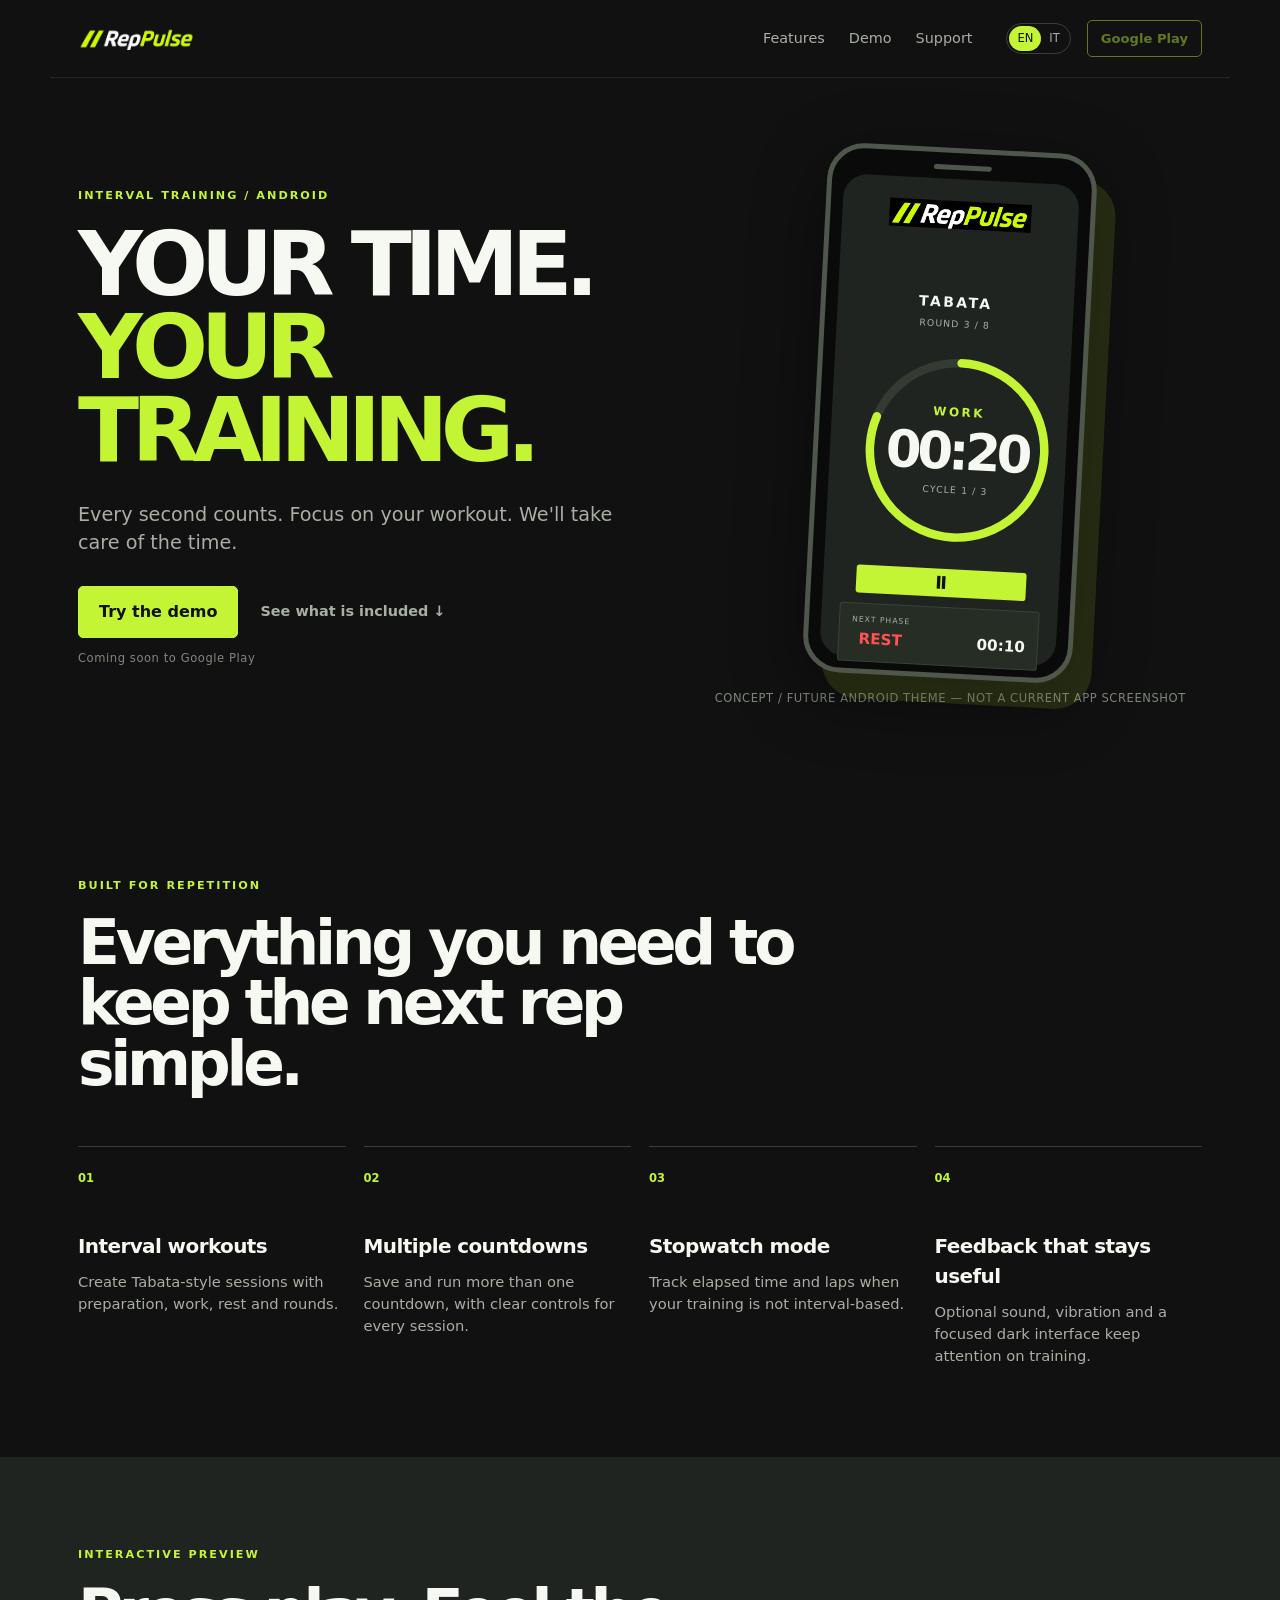
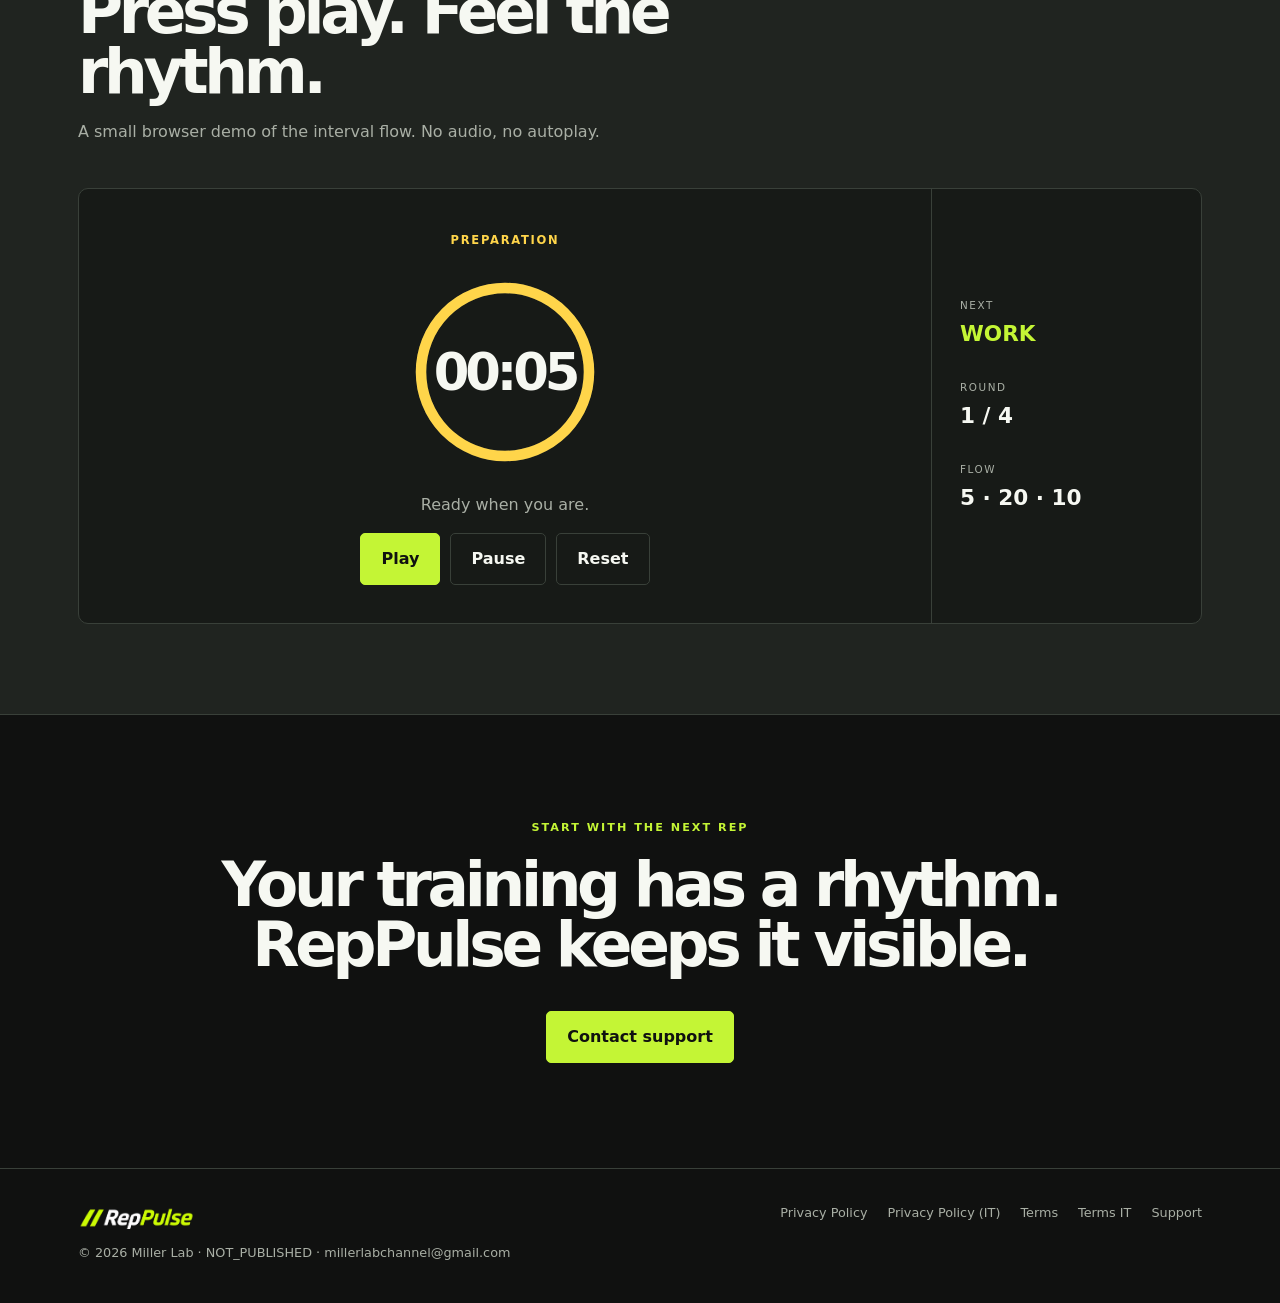
<file: index.html>
<!doctype html>
<html lang="en">
<head>
  <meta charset="utf-8"><meta name="viewport" content="width=device-width, initial-scale=1">
  <meta name="description" content="RepPulse is a focused interval timer for Tabata, countdowns and stopwatch training.">
  <title>RepPulse — Your time. Your training.</title><link rel="icon" href="favicon.svg"><link rel="stylesheet" href="styles.css">
</head>
<body>
<header class="site-header"><a class="brand" href="index.html" aria-label="RepPulse home"><img class="brand-logo" src="assets/brand/title_reppulse.png" alt="RepPulse"><span class="brand-wordmark">RepPulse</span></a><nav aria-label="Primary"><a href="#features" data-i18n="navFeatures">Features</a><a href="#demo" data-i18n="navDemo">Demo</a><a href="support.html" data-i18n="navSupport">Support</a></nav><div class="header-actions"><div class="language" role="group" aria-label="Language"><button type="button" data-lang="en" class="active">EN</button><button type="button" data-lang="it">IT</button></div><a class="button button-small button-outline" data-config-href="googlePlayUrl" href="#" data-i18n="googlePlay">Google Play</a><button class="menu-toggle" type="button" aria-label="Open menu" aria-expanded="false">☰</button></div></header>
<main>
  <section class="hero section-wrap"><div class="hero-copy"><p class="eyebrow" data-i18n="eyebrow">INTERVAL TRAINING / ANDROID</p><h1 data-i18n="heroTitle">YOUR TIME.<br><span>YOUR TRAINING.</span></h1><p class="hero-lede" data-i18n="heroLede">Every second counts. Focus on your workout. We'll take care of the time.</p><div class="hero-actions"><a class="button" href="#demo" data-i18n="tryDemo">Try the demo</a><a class="text-link" href="#features" data-i18n="seeFeatures">See what is included ↓</a></div><p class="availability" data-i18n="availability">Coming soon to Google Play</p></div><div class="hero-visual"><div class="phone-shell" aria-label="Concept preview of the future Minimal Pulse Android theme"><div class="phone-speaker"></div><div class="phone-screen"><img class="phone-logo" src="assets/brand/title_reppulse.png" alt="RepPulse logo"><div class="phone-kicker">TABATA</div><div class="phone-round">ROUND 3 / 8</div><div class="phone-timer"><svg viewBox="0 0 180 180" aria-hidden="true"><circle class="phone-ring-track" cx="90" cy="90" r="72"></circle><circle class="phone-ring" cx="90" cy="90" r="72"></circle></svg><div><strong>00:20</strong><span>WORK</span></div></div><div class="phone-cycle">CYCLE 1 / 3</div><button class="phone-pause" type="button" disabled><span>Ⅱ</span> PAUSE</button><div class="phone-next"><div><small>NEXT PHASE</small><strong>REST</strong></div><b>00:10</b></div></div></div><p class="visual-note">CONCEPT / FUTURE ANDROID THEME — NOT A CURRENT APP SCREENSHOT</p></div></section>
  <section id="features" class="section-wrap section-block"><div class="section-heading"><p class="eyebrow">BUILT FOR REPETITION</p><h2 data-i18n="featuresTitle">Everything you need to keep the next rep simple.</h2></div><div class="feature-grid"><article><span class="feature-number">01</span><h3 data-i18n="feature1Title">Interval workouts</h3><p data-i18n="feature1Body">Create Tabata-style sessions with preparation, work, rest and rounds.</p></article><article><span class="feature-number">02</span><h3 data-i18n="feature2Title">Multiple countdowns</h3><p data-i18n="feature2Body">Save and run more than one countdown, with clear controls for every session.</p></article><article><span class="feature-number">03</span><h3 data-i18n="feature3Title">Stopwatch mode</h3><p data-i18n="feature3Body">Track elapsed time and laps when your training is not interval-based.</p></article><article><span class="feature-number">04</span><h3 data-i18n="feature4Title">Feedback that stays useful</h3><p data-i18n="feature4Body">Optional sound, vibration and a focused dark interface keep attention on training.</p></article></div></section>
  <section id="demo" class="section-wrap section-block demo-section"><div class="section-heading"><p class="eyebrow">INTERACTIVE PREVIEW</p><h2 data-i18n="demoTitle">Press play. Feel the rhythm.</h2><p data-i18n="demoBody">A small browser demo of the interval flow. No audio, no autoplay.</p></div><div class="demo-card" data-phase="preparation"><div class="demo-main"><div class="phase-chip" id="demo-phase">PREPARATION</div><div class="demo-timer"><svg viewBox="0 0 140 140" aria-hidden="true"><circle class="ring-track" cx="70" cy="70" r="56"></circle><circle class="ring-progress" id="demo-ring" cx="70" cy="70" r="56"></circle></svg><strong id="demo-time" aria-live="polite">00:05</strong></div><p id="demo-status" class="demo-status" aria-live="polite">Ready when you are.</p><div class="demo-controls"><button class="button" id="demo-play" type="button">Play</button><button class="button button-dark" id="demo-pause" type="button">Pause</button><button class="button button-dark" id="demo-reset" type="button">Reset</button></div></div><aside class="demo-side"><p><span>NEXT</span><strong id="demo-next">WORK</strong></p><p><span>ROUND</span><strong id="demo-round">1 / 4</strong></p><p><span>FLOW</span><strong>5 · 20 · 10</strong></p></aside></div></section>
  <section class="closing section-wrap"><p class="eyebrow">START WITH THE NEXT REP</p><h2 data-i18n="closingTitle">Your training has a rhythm.<br>RepPulse keeps it visible.</h2><a class="button" href="support.html" data-i18n="contactSupport">Contact support</a></section>
</main><footer class="site-footer section-wrap"><div><a class="brand" href="index.html"><img class="brand-logo" src="assets/brand/title_reppulse.png" alt="RepPulse"><span class="brand-wordmark">RepPulse</span></a><p>© <span id="year"></span> Miller Lab · <span data-config="appPublicationStatus">NOT_PUBLISHED</span> · <a href="mailto:millerlabchannel@gmail.com">millerlabchannel@gmail.com</a></p></div><div class="footer-links"><a href="privacy.html">Privacy Policy</a><a href="privacy-it.html">Privacy Policy (IT)</a><a href="terms.html">Terms</a><a href="terms-it.html">Terms IT</a><a href="support.html">Support</a></div></footer>
<script src="config/site-config.js"></script><script src="script.js?v=terms-20261127"></script>
</body></html>
</file>
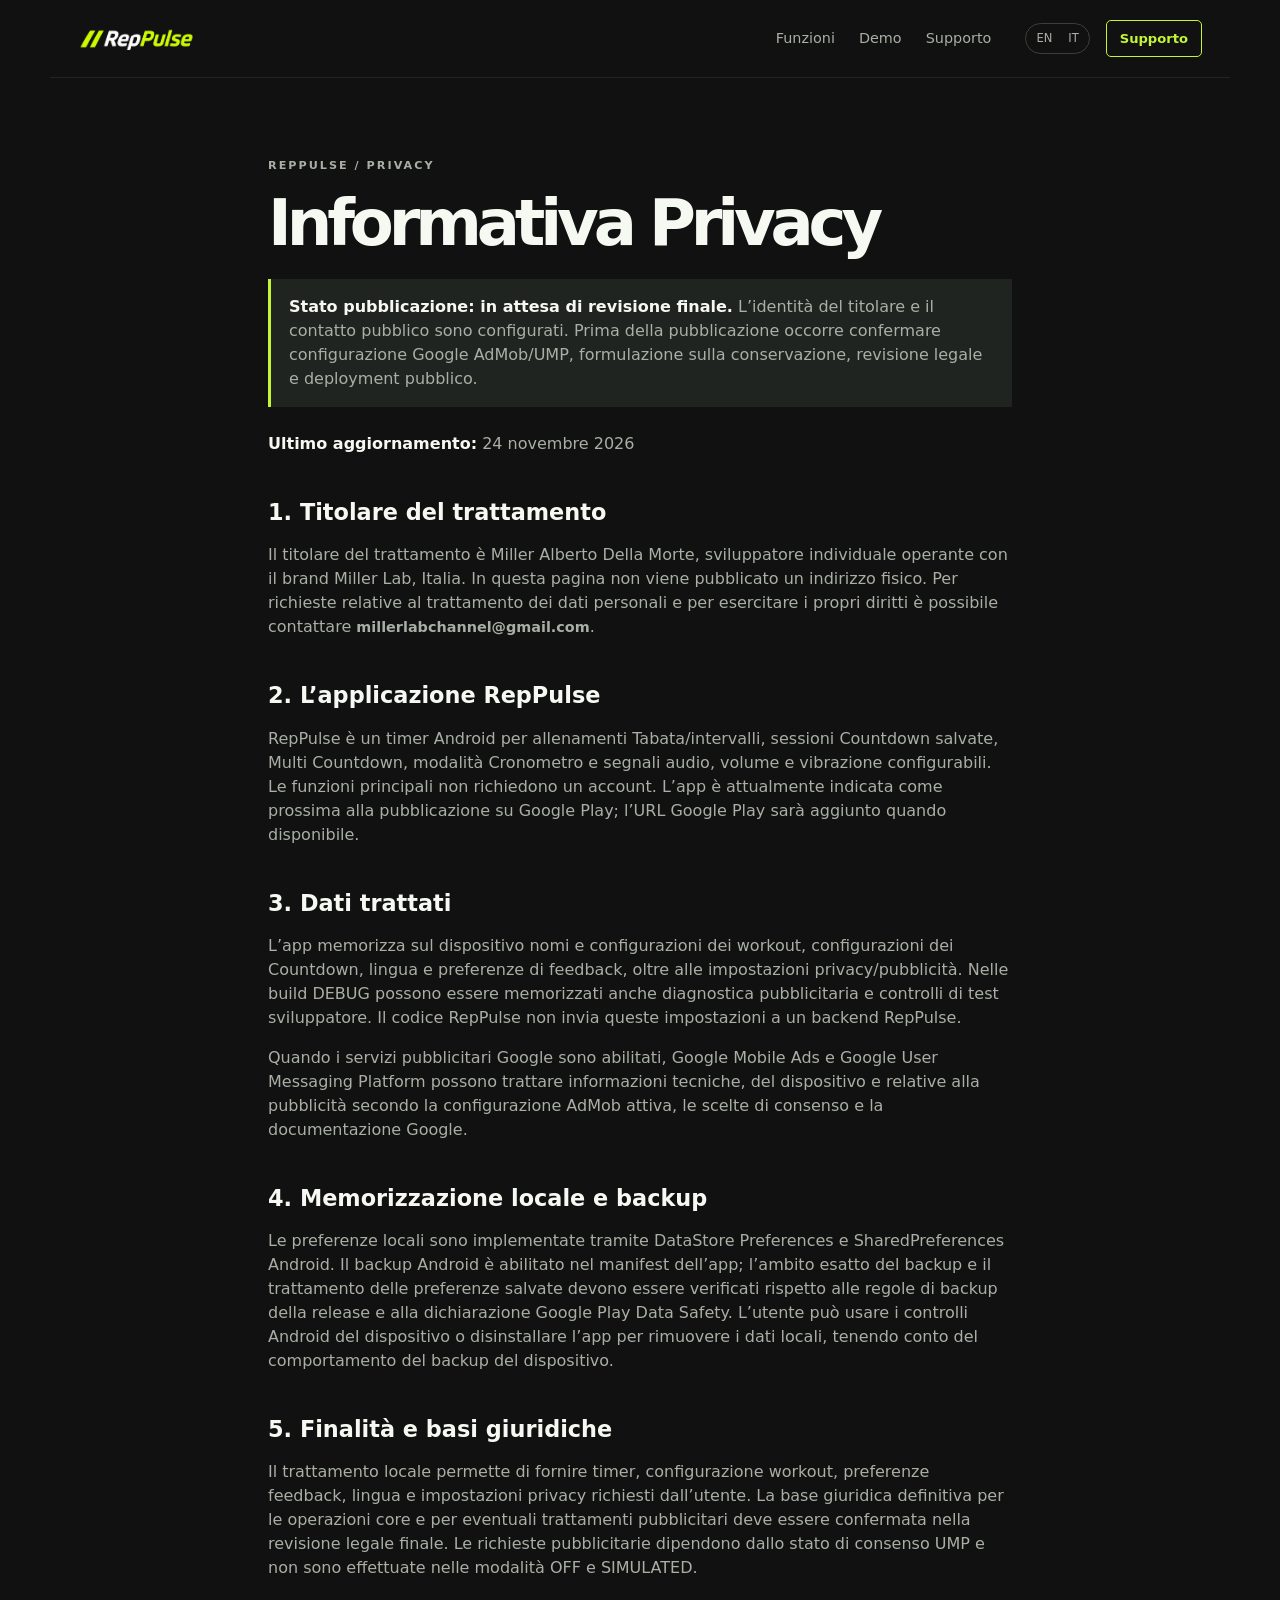
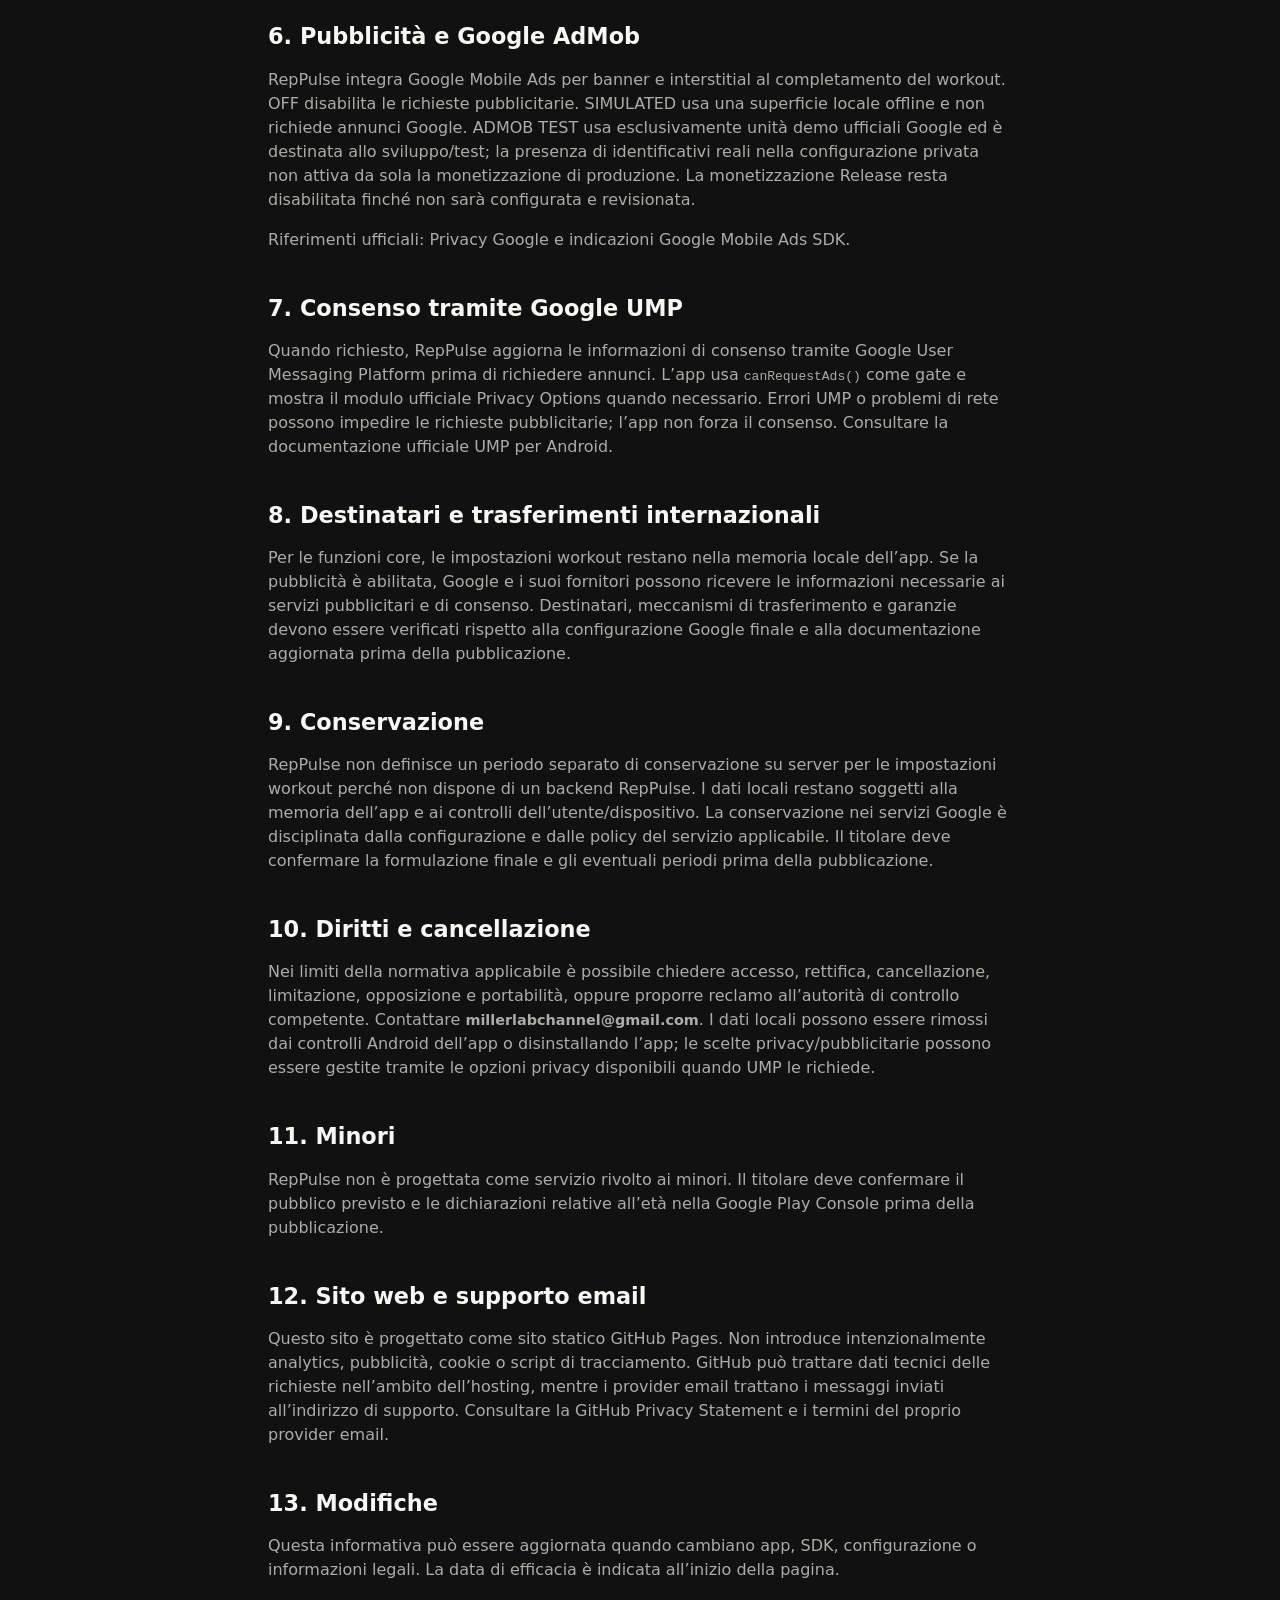
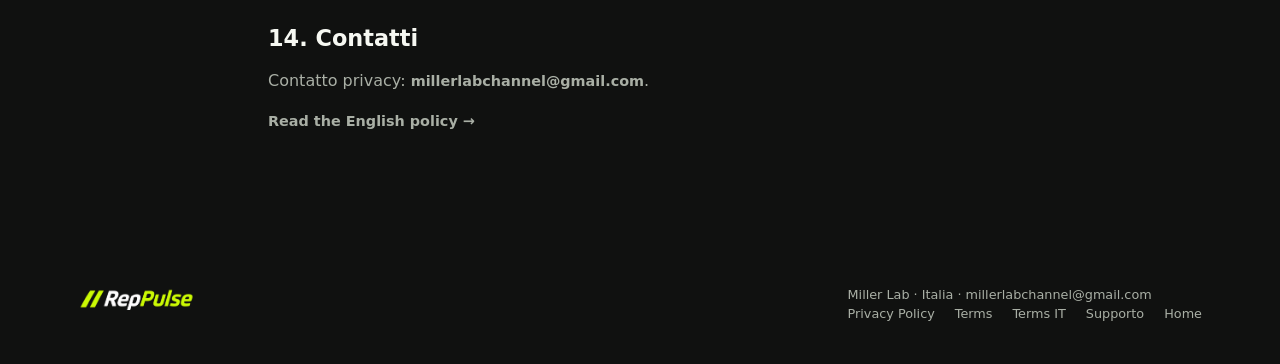
<file: privacy-it.html>
<!doctype html>
<html lang="it">
<head><meta charset="utf-8"><meta name="viewport" content="width=device-width, initial-scale=1"><meta name="description" content="Informativa privacy e contatti di RepPulse."><title>Informativa Privacy — RepPulse</title><link rel="icon" href="favicon.svg"><link rel="stylesheet" href="styles.css"></head>
<body><header class="site-header"><a class="brand" href="index.html"><span class="brand-mark">◷</span><span>RepPulse</span></a><nav aria-label="Navigazione"><a href="index.html#features">Funzioni</a><a href="index.html#demo">Demo</a><a href="support.html">Supporto</a></nav><div class="header-actions"><div class="language"><a href="privacy.html">EN</a><a href="privacy-it.html">IT</a></div><a class="button button-small button-outline" href="support.html">Supporto</a><button class="menu-toggle" type="button" aria-label="Apri menu" aria-expanded="false">☰</button></div></header>
<main class="prose section-wrap"><p class="eyebrow">REPPULSE / PRIVACY</p><h1>Informativa Privacy</h1><p class="notice"><strong>Stato pubblicazione: in attesa di revisione finale.</strong> L’identità del titolare e il contatto pubblico sono configurati. Prima della pubblicazione occorre confermare configurazione Google AdMob/UMP, formulazione sulla conservazione, revisione legale e deployment pubblico.</p><p><strong>Ultimo aggiornamento:</strong> 24 novembre 2026</p>
<h2>1. Titolare del trattamento</h2><p>Il titolare del trattamento è Miller Alberto Della Morte, sviluppatore individuale operante con il brand Miller Lab, Italia. In questa pagina non viene pubblicato un indirizzo fisico. Per richieste relative al trattamento dei dati personali e per esercitare i propri diritti è possibile contattare <a class="text-link" href="mailto:millerlabchannel@gmail.com">millerlabchannel@gmail.com</a>.</p>
<h2>2. L’applicazione RepPulse</h2><p>RepPulse è un timer Android per allenamenti Tabata/intervalli, sessioni Countdown salvate, Multi Countdown, modalità Cronometro e segnali audio, volume e vibrazione configurabili. Le funzioni principali non richiedono un account. L’app è attualmente indicata come prossima alla pubblicazione su Google Play; l’URL Google Play sarà aggiunto quando disponibile.</p>
<h2>3. Dati trattati</h2><p>L’app memorizza sul dispositivo nomi e configurazioni dei workout, configurazioni dei Countdown, lingua e preferenze di feedback, oltre alle impostazioni privacy/pubblicità. Nelle build DEBUG possono essere memorizzati anche diagnostica pubblicitaria e controlli di test sviluppatore. Il codice RepPulse non invia queste impostazioni a un backend RepPulse.</p><p>Quando i servizi pubblicitari Google sono abilitati, Google Mobile Ads e Google User Messaging Platform possono trattare informazioni tecniche, del dispositivo e relative alla pubblicità secondo la configurazione AdMob attiva, le scelte di consenso e la documentazione Google.</p>
<h2>4. Memorizzazione locale e backup</h2><p>Le preferenze locali sono implementate tramite DataStore Preferences e SharedPreferences Android. Il backup Android è abilitato nel manifest dell’app; l’ambito esatto del backup e il trattamento delle preferenze salvate devono essere verificati rispetto alle regole di backup della release e alla dichiarazione Google Play Data Safety. L’utente può usare i controlli Android del dispositivo o disinstallare l’app per rimuovere i dati locali, tenendo conto del comportamento del backup del dispositivo.</p>
<h2>5. Finalità e basi giuridiche</h2><p>Il trattamento locale permette di fornire timer, configurazione workout, preferenze feedback, lingua e impostazioni privacy richiesti dall’utente. La base giuridica definitiva per le operazioni core e per eventuali trattamenti pubblicitari deve essere confermata nella revisione legale finale. Le richieste pubblicitarie dipendono dallo stato di consenso UMP e non sono effettuate nelle modalità OFF e SIMULATED.</p>
<h2>6. Pubblicità e Google AdMob</h2><p>RepPulse integra Google Mobile Ads per banner e interstitial al completamento del workout. OFF disabilita le richieste pubblicitarie. SIMULATED usa una superficie locale offline e non richiede annunci Google. ADMOB TEST usa esclusivamente unità demo ufficiali Google ed è destinata allo sviluppo/test; la presenza di identificativi reali nella configurazione privata non attiva da sola la monetizzazione di produzione. La monetizzazione Release resta disabilitata finché non sarà configurata e revisionata.</p><p>Riferimenti ufficiali: <a href="https://policies.google.com/privacy">Privacy Google</a> e <a href="https://support.google.com/admob/answer/6128543">indicazioni Google Mobile Ads SDK</a>.</p>
<h2>7. Consenso tramite Google UMP</h2><p>Quando richiesto, RepPulse aggiorna le informazioni di consenso tramite Google User Messaging Platform prima di richiedere annunci. L’app usa <code>canRequestAds()</code> come gate e mostra il modulo ufficiale Privacy Options quando necessario. Errori UMP o problemi di rete possono impedire le richieste pubblicitarie; l’app non forza il consenso. Consultare la <a href="https://developers.google.com/admob/ump/android/quick-start">documentazione ufficiale UMP per Android</a>.</p>
<h2>8. Destinatari e trasferimenti internazionali</h2><p>Per le funzioni core, le impostazioni workout restano nella memoria locale dell’app. Se la pubblicità è abilitata, Google e i suoi fornitori possono ricevere le informazioni necessarie ai servizi pubblicitari e di consenso. Destinatari, meccanismi di trasferimento e garanzie devono essere verificati rispetto alla configurazione Google finale e alla documentazione aggiornata prima della pubblicazione.</p>
<h2>9. Conservazione</h2><p>RepPulse non definisce un periodo separato di conservazione su server per le impostazioni workout perché non dispone di un backend RepPulse. I dati locali restano soggetti alla memoria dell’app e ai controlli dell’utente/dispositivo. La conservazione nei servizi Google è disciplinata dalla configurazione e dalle policy del servizio applicabile. Il titolare deve confermare la formulazione finale e gli eventuali periodi prima della pubblicazione.</p>
<h2>10. Diritti e cancellazione</h2><p>Nei limiti della normativa applicabile è possibile chiedere accesso, rettifica, cancellazione, limitazione, opposizione e portabilità, oppure proporre reclamo all’autorità di controllo competente. Contattare <a class="text-link" href="mailto:millerlabchannel@gmail.com">millerlabchannel@gmail.com</a>. I dati locali possono essere rimossi dai controlli Android dell’app o disinstallando l’app; le scelte privacy/pubblicitarie possono essere gestite tramite le opzioni privacy disponibili quando UMP le richiede.</p>
<h2>11. Minori</h2><p>RepPulse non è progettata come servizio rivolto ai minori. Il titolare deve confermare il pubblico previsto e le dichiarazioni relative all’età nella Google Play Console prima della pubblicazione.</p>
<h2>12. Sito web e supporto email</h2><p>Questo sito è progettato come sito statico GitHub Pages. Non introduce intenzionalmente analytics, pubblicità, cookie o script di tracciamento. GitHub può trattare dati tecnici delle richieste nell’ambito dell’hosting, mentre i provider email trattano i messaggi inviati all’indirizzo di supporto. Consultare la <a href="https://docs.github.com/en/site-policy/privacy-policies/github-privacy-statement">GitHub Privacy Statement</a> e i termini del proprio provider email.</p>
<h2>13. Modifiche</h2><p>Questa informativa può essere aggiornata quando cambiano app, SDK, configurazione o informazioni legali. La data di efficacia è indicata all’inizio della pagina.</p>
<h2>14. Contatti</h2><p>Contatto privacy: <a class="text-link" href="mailto:millerlabchannel@gmail.com">millerlabchannel@gmail.com</a>.</p><p><a class="text-link" href="privacy.html">Read the English policy →</a></p></main>
<footer class="site-footer section-wrap"><a class="brand" href="index.html"><span class="brand-mark">◷</span><span>RepPulse</span></a><div><p>Miller Lab · Italia · <a href="mailto:millerlabchannel@gmail.com">millerlabchannel@gmail.com</a></p><div class="footer-links"><a href="privacy.html">Privacy Policy</a><a href="terms.html">Terms</a><a href="terms-it.html">Terms IT</a><a href="support.html">Supporto</a><a href="index.html">Home</a></div></div></footer><script src="config/site-config.js"></script><script src="script.js?v=terms-20261127"></script></body></html>
</file>
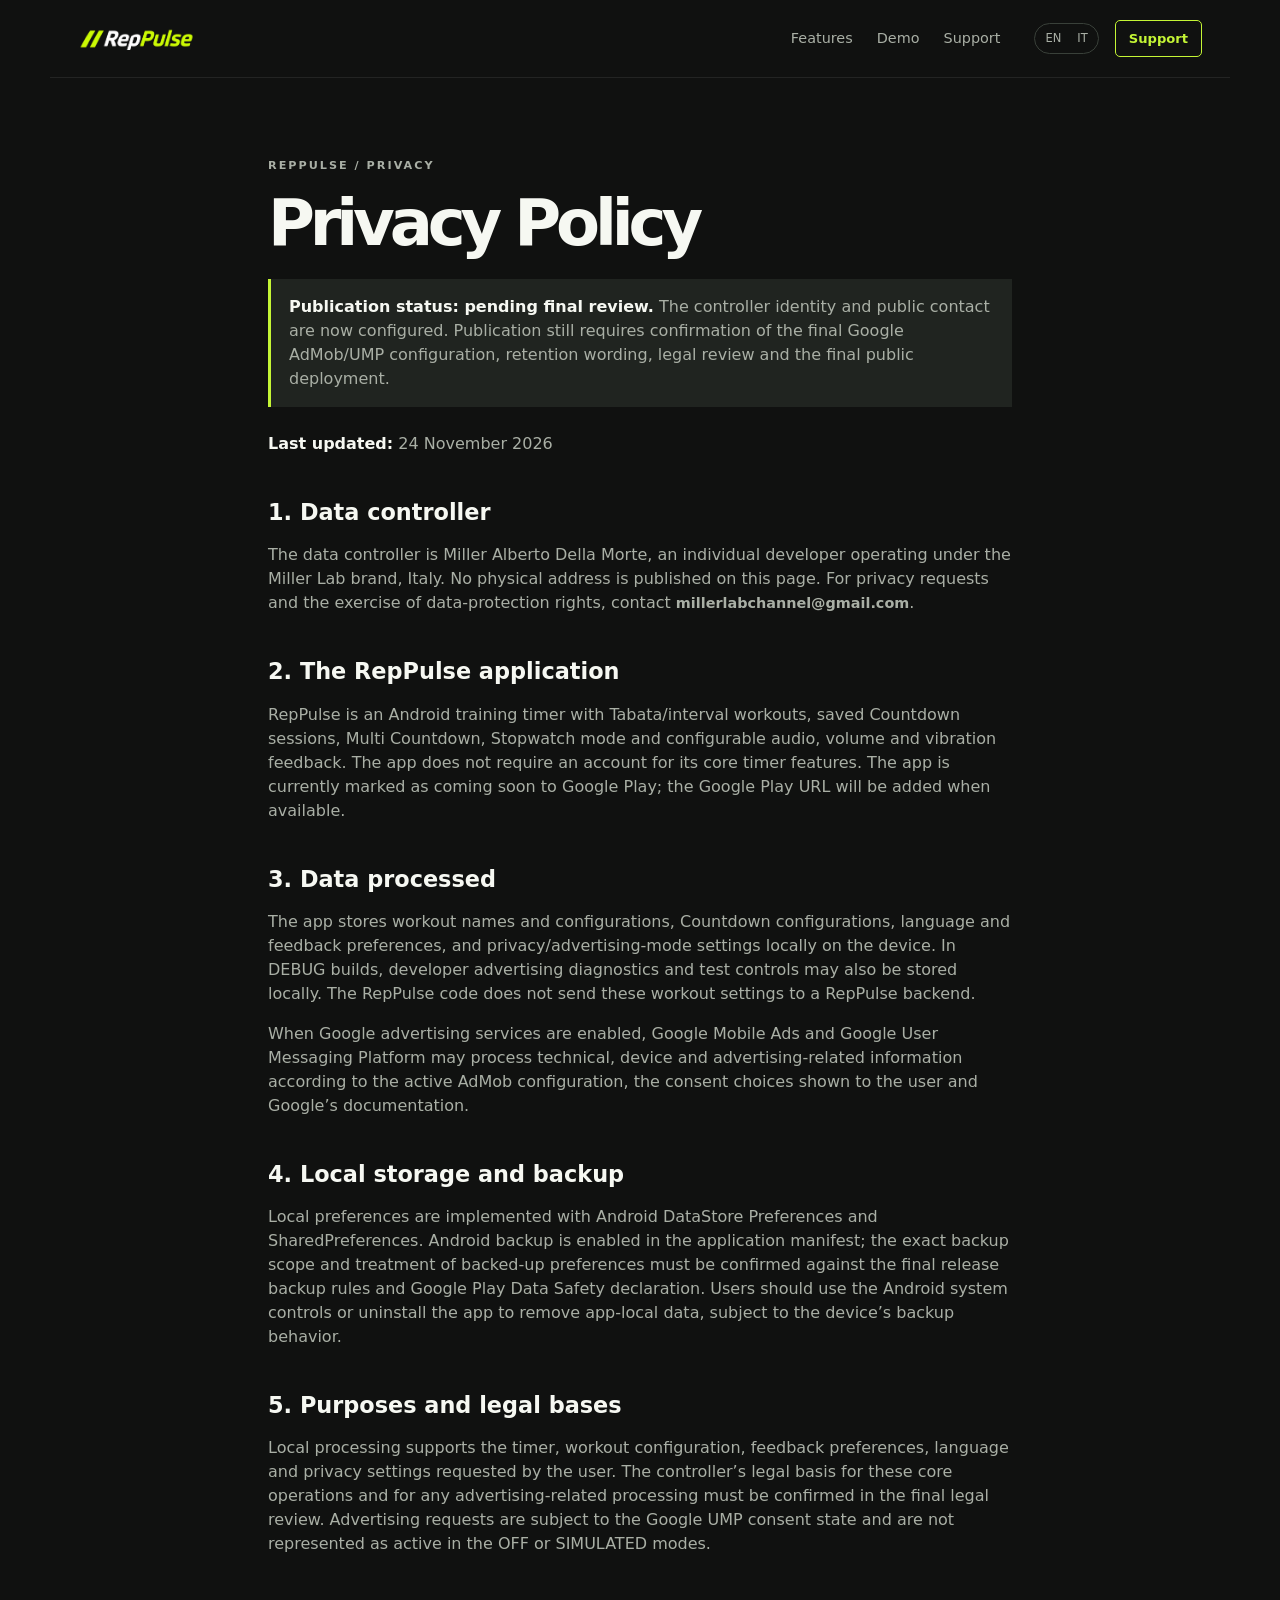
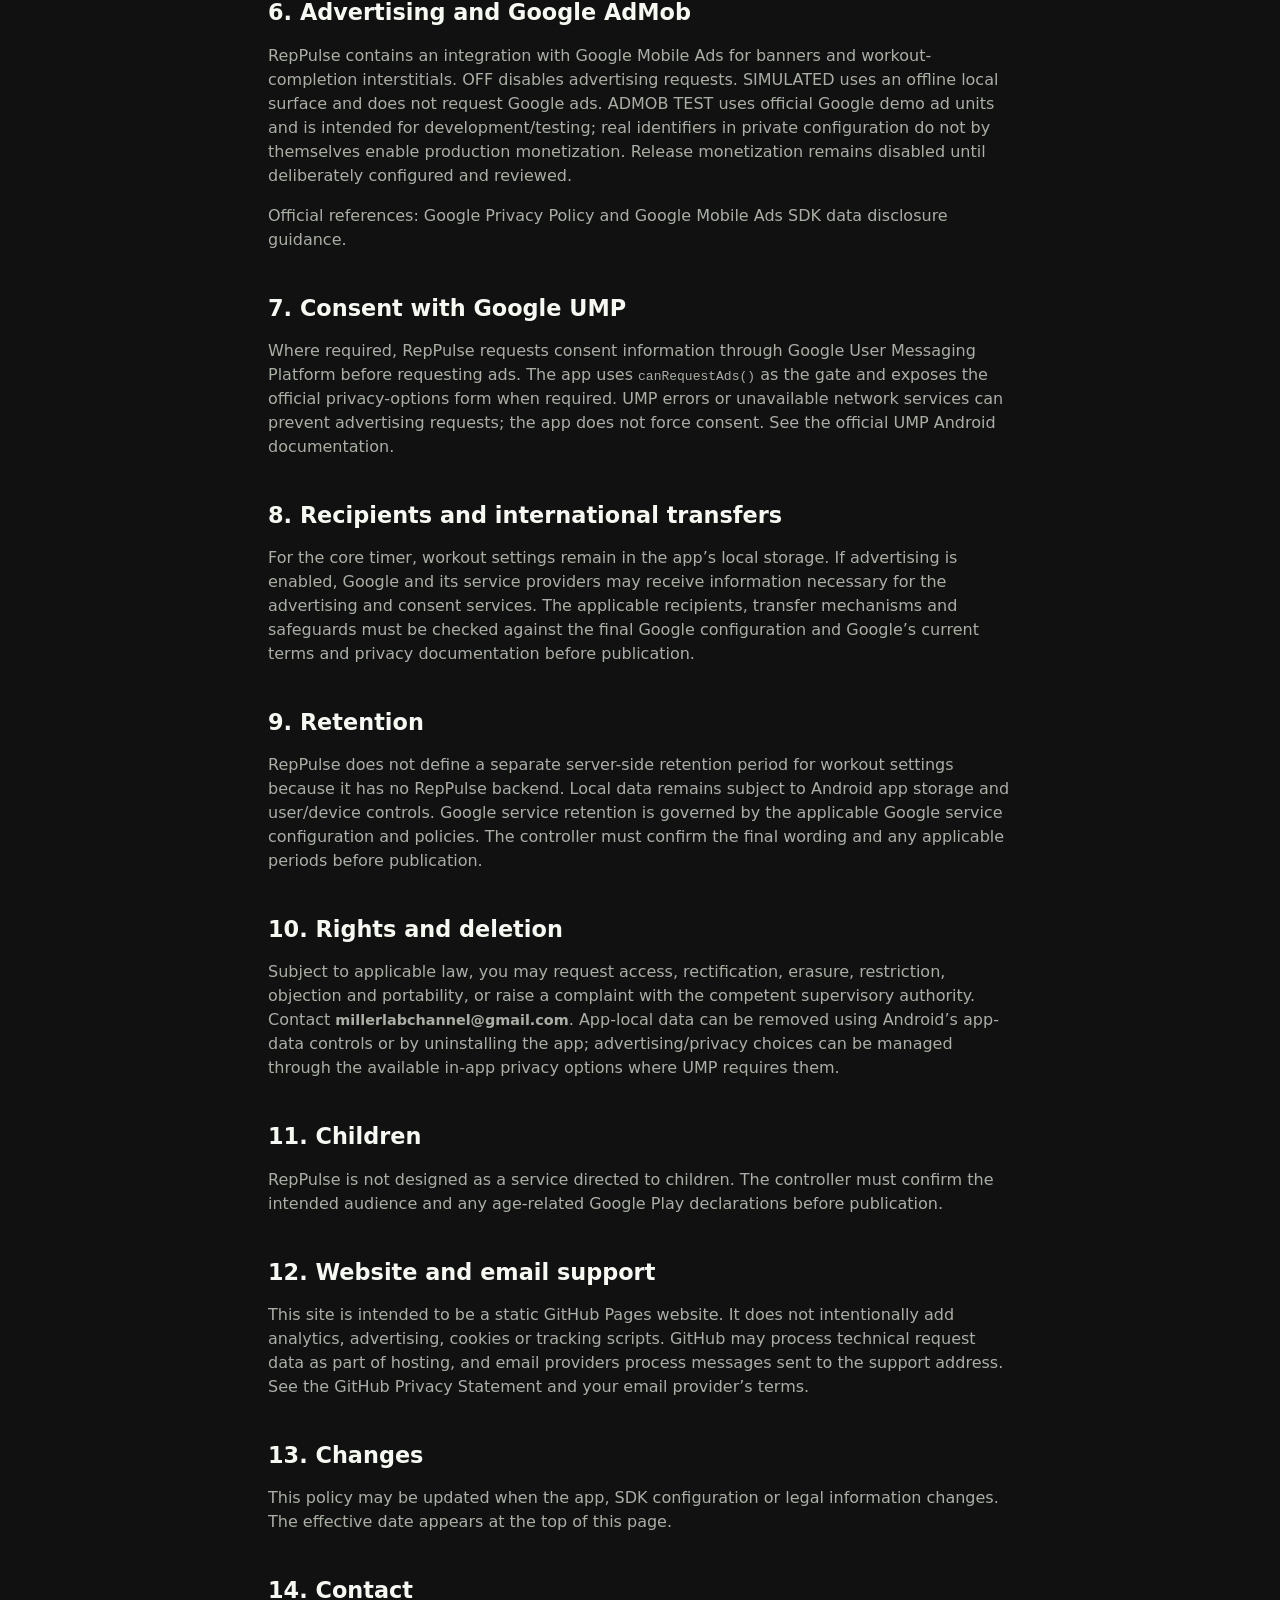
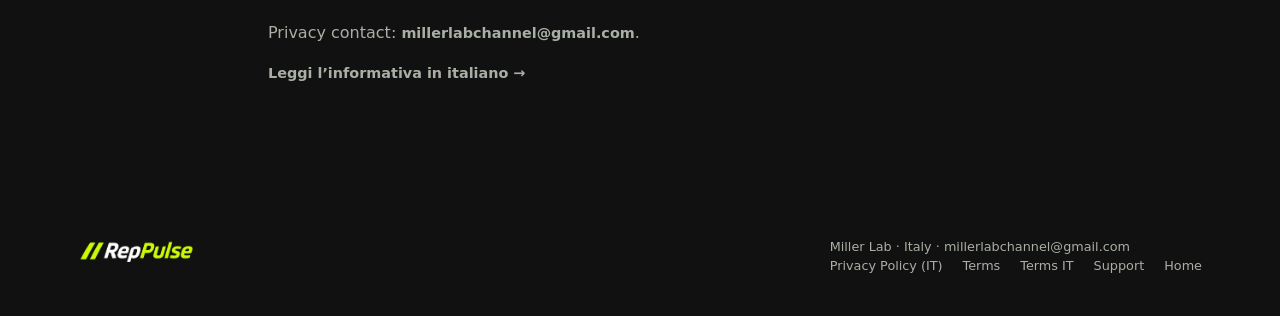
<file: privacy.html>
<!doctype html>
<html lang="en">
<head><meta charset="utf-8"><meta name="viewport" content="width=device-width, initial-scale=1"><meta name="description" content="RepPulse privacy information and contact details."><title>Privacy Policy — RepPulse</title><link rel="icon" href="favicon.svg"><link rel="stylesheet" href="styles.css"></head>
<body><header class="site-header"><a class="brand" href="index.html"><span class="brand-mark">◷</span><span>RepPulse</span></a><nav aria-label="Primary"><a href="index.html#features">Features</a><a href="index.html#demo">Demo</a><a href="support.html">Support</a></nav><div class="header-actions"><div class="language"><a href="privacy.html">EN</a><a href="privacy-it.html">IT</a></div><a class="button button-small button-outline" href="support.html">Support</a><button class="menu-toggle" type="button" aria-label="Open menu" aria-expanded="false">☰</button></div></header>
<main class="prose section-wrap"><p class="eyebrow">REPPULSE / PRIVACY</p><h1>Privacy Policy</h1><p class="notice"><strong>Publication status: pending final review.</strong> The controller identity and public contact are now configured. Publication still requires confirmation of the final Google AdMob/UMP configuration, retention wording, legal review and the final public deployment.</p><p><strong>Last updated:</strong> 24 November 2026</p>
<h2>1. Data controller</h2><p>The data controller is Miller Alberto Della Morte, an individual developer operating under the Miller Lab brand, Italy. No physical address is published on this page. For privacy requests and the exercise of data-protection rights, contact <a class="text-link" href="mailto:millerlabchannel@gmail.com">millerlabchannel@gmail.com</a>.</p>
<h2>2. The RepPulse application</h2><p>RepPulse is an Android training timer with Tabata/interval workouts, saved Countdown sessions, Multi Countdown, Stopwatch mode and configurable audio, volume and vibration feedback. The app does not require an account for its core timer features. The app is currently marked as coming soon to Google Play; the Google Play URL will be added when available.</p>
<h2>3. Data processed</h2><p>The app stores workout names and configurations, Countdown configurations, language and feedback preferences, and privacy/advertising-mode settings locally on the device. In DEBUG builds, developer advertising diagnostics and test controls may also be stored locally. The RepPulse code does not send these workout settings to a RepPulse backend.</p><p>When Google advertising services are enabled, Google Mobile Ads and Google User Messaging Platform may process technical, device and advertising-related information according to the active AdMob configuration, the consent choices shown to the user and Google’s documentation.</p>
<h2>4. Local storage and backup</h2><p>Local preferences are implemented with Android DataStore Preferences and SharedPreferences. Android backup is enabled in the application manifest; the exact backup scope and treatment of backed-up preferences must be confirmed against the final release backup rules and Google Play Data Safety declaration. Users should use the Android system controls or uninstall the app to remove app-local data, subject to the device’s backup behavior.</p>
<h2>5. Purposes and legal bases</h2><p>Local processing supports the timer, workout configuration, feedback preferences, language and privacy settings requested by the user. The controller’s legal basis for these core operations and for any advertising-related processing must be confirmed in the final legal review. Advertising requests are subject to the Google UMP consent state and are not represented as active in the OFF or SIMULATED modes.</p>
<h2>6. Advertising and Google AdMob</h2><p>RepPulse contains an integration with Google Mobile Ads for banners and workout-completion interstitials. OFF disables advertising requests. SIMULATED uses an offline local surface and does not request Google ads. ADMOB TEST uses official Google demo ad units and is intended for development/testing; real identifiers in private configuration do not by themselves enable production monetization. Release monetization remains disabled until deliberately configured and reviewed.</p><p>Official references: <a href="https://policies.google.com/privacy">Google Privacy Policy</a> and <a href="https://support.google.com/admob/answer/6128543">Google Mobile Ads SDK data disclosure guidance</a>.</p>
<h2>7. Consent with Google UMP</h2><p>Where required, RepPulse requests consent information through Google User Messaging Platform before requesting ads. The app uses <code>canRequestAds()</code> as the gate and exposes the official privacy-options form when required. UMP errors or unavailable network services can prevent advertising requests; the app does not force consent. See the <a href="https://developers.google.com/admob/ump/android/quick-start">official UMP Android documentation</a>.</p>
<h2>8. Recipients and international transfers</h2><p>For the core timer, workout settings remain in the app’s local storage. If advertising is enabled, Google and its service providers may receive information necessary for the advertising and consent services. The applicable recipients, transfer mechanisms and safeguards must be checked against the final Google configuration and Google’s current terms and privacy documentation before publication.</p>
<h2>9. Retention</h2><p>RepPulse does not define a separate server-side retention period for workout settings because it has no RepPulse backend. Local data remains subject to Android app storage and user/device controls. Google service retention is governed by the applicable Google service configuration and policies. The controller must confirm the final wording and any applicable periods before publication.</p>
<h2>10. Rights and deletion</h2><p>Subject to applicable law, you may request access, rectification, erasure, restriction, objection and portability, or raise a complaint with the competent supervisory authority. Contact <a class="text-link" href="mailto:millerlabchannel@gmail.com">millerlabchannel@gmail.com</a>. App-local data can be removed using Android’s app-data controls or by uninstalling the app; advertising/privacy choices can be managed through the available in-app privacy options where UMP requires them.</p>
<h2>11. Children</h2><p>RepPulse is not designed as a service directed to children. The controller must confirm the intended audience and any age-related Google Play declarations before publication.</p>
<h2>12. Website and email support</h2><p>This site is intended to be a static GitHub Pages website. It does not intentionally add analytics, advertising, cookies or tracking scripts. GitHub may process technical request data as part of hosting, and email providers process messages sent to the support address. See the <a href="https://docs.github.com/en/site-policy/privacy-policies/github-privacy-statement">GitHub Privacy Statement</a> and your email provider’s terms.</p>
<h2>13. Changes</h2><p>This policy may be updated when the app, SDK configuration or legal information changes. The effective date appears at the top of this page.</p>
<h2>14. Contact</h2><p>Privacy contact: <a class="text-link" href="mailto:millerlabchannel@gmail.com">millerlabchannel@gmail.com</a>.</p><p><a class="text-link" href="privacy-it.html">Leggi l’informativa in italiano →</a></p></main>
<footer class="site-footer section-wrap"><a class="brand" href="index.html"><span class="brand-mark">◷</span><span>RepPulse</span></a><div><p>Miller Lab · Italy · <a href="mailto:millerlabchannel@gmail.com">millerlabchannel@gmail.com</a></p><div class="footer-links"><a href="privacy-it.html">Privacy Policy (IT)</a><a href="terms.html">Terms</a><a href="terms-it.html">Terms IT</a><a href="support.html">Support</a><a href="index.html">Home</a></div></div></footer><script src="config/site-config.js"></script><script src="script.js?v=terms-20261127"></script></body></html>
</file>
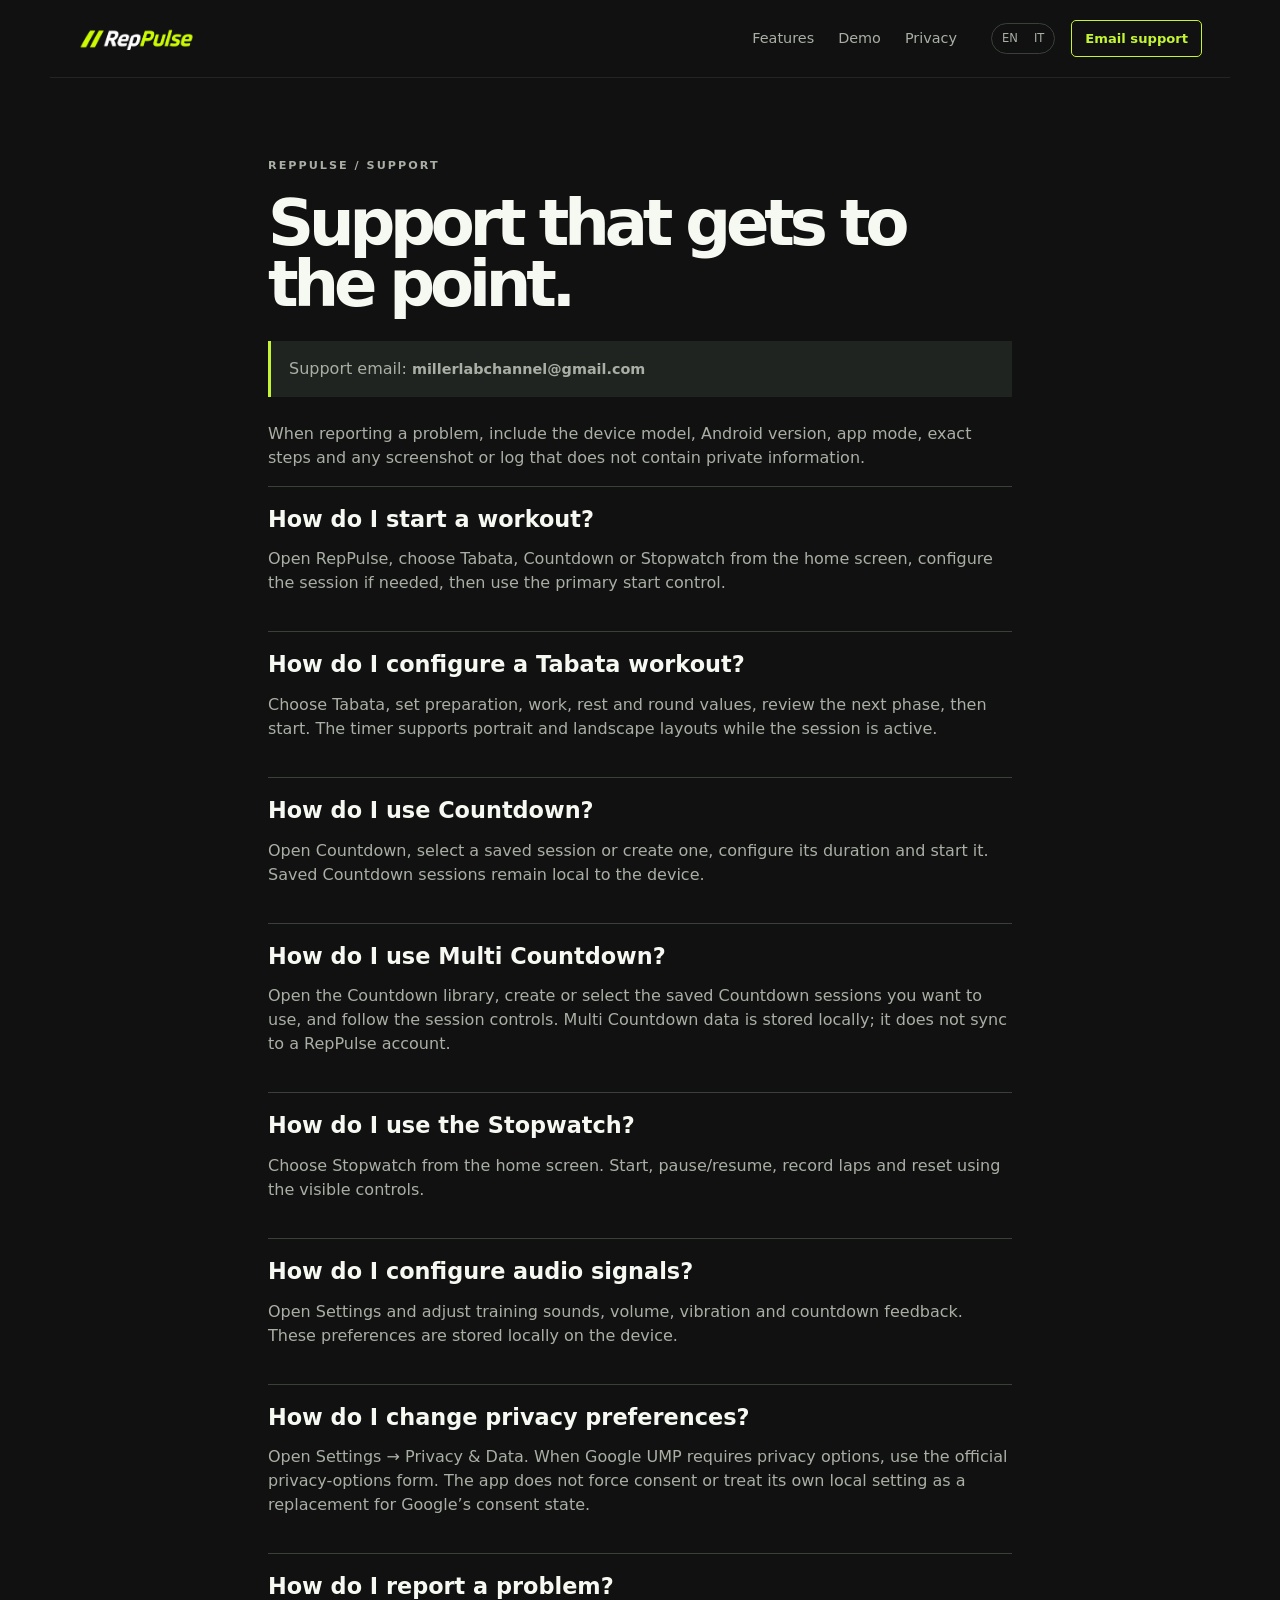
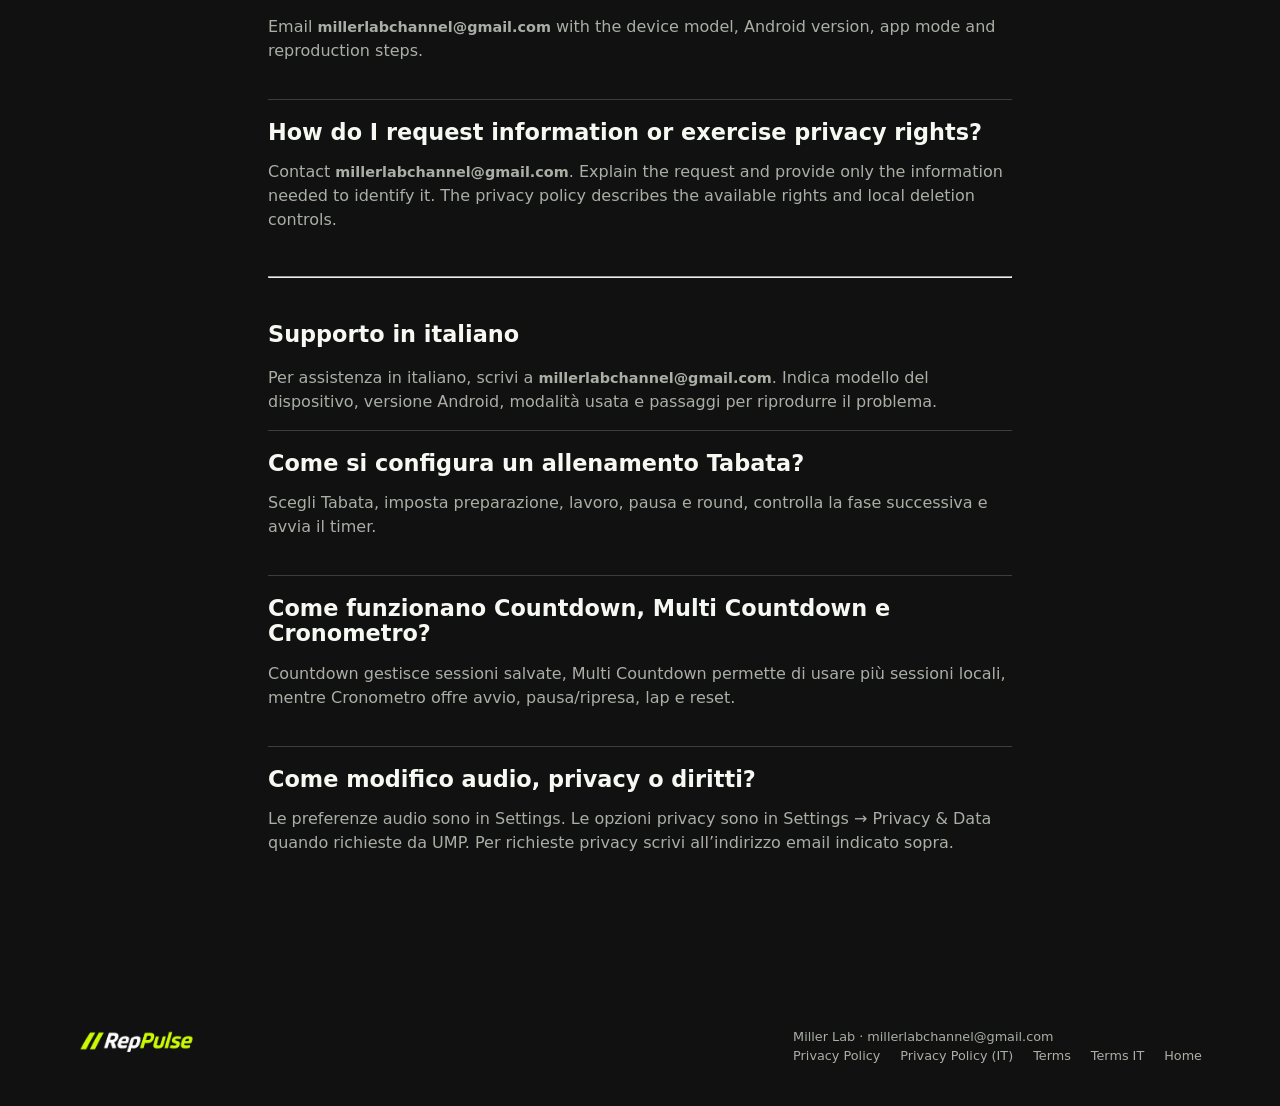
<file: support.html>
<!doctype html>
<html lang="en">
<head><meta charset="utf-8"><meta name="viewport" content="width=device-width, initial-scale=1"><meta name="description" content="RepPulse support and frequently asked questions."><title>Support — RepPulse</title><link rel="icon" href="favicon.svg"><link rel="stylesheet" href="styles.css"></head>
<body><header class="site-header"><a class="brand" href="index.html"><span class="brand-mark">◷</span><span>RepPulse</span></a><nav aria-label="Primary"><a href="index.html#features">Features</a><a href="index.html#demo">Demo</a><a href="privacy.html">Privacy</a></nav><div class="header-actions"><div class="language"><a href="support.html">EN</a><a href="support.html?lang=it">IT</a></div><a class="button button-small button-outline" href="mailto:millerlabchannel@gmail.com">Email support</a><button class="menu-toggle" type="button" aria-label="Open menu" aria-expanded="false">☰</button></div></header>
<main class="prose section-wrap"><p class="eyebrow">REPPULSE / SUPPORT</p><h1>Support that gets to the point.</h1><p class="notice">Support email: <a class="text-link" href="mailto:millerlabchannel@gmail.com">millerlabchannel@gmail.com</a></p><p>When reporting a problem, include the device model, Android version, app mode, exact steps and any screenshot or log that does not contain private information.</p>
<div class="faq"><h2>How do I start a workout?</h2><p>Open RepPulse, choose Tabata, Countdown or Stopwatch from the home screen, configure the session if needed, then use the primary start control.</p></div>
<div class="faq"><h2>How do I configure a Tabata workout?</h2><p>Choose Tabata, set preparation, work, rest and round values, review the next phase, then start. The timer supports portrait and landscape layouts while the session is active.</p></div>
<div class="faq"><h2>How do I use Countdown?</h2><p>Open Countdown, select a saved session or create one, configure its duration and start it. Saved Countdown sessions remain local to the device.</p></div>
<div class="faq"><h2>How do I use Multi Countdown?</h2><p>Open the Countdown library, create or select the saved Countdown sessions you want to use, and follow the session controls. Multi Countdown data is stored locally; it does not sync to a RepPulse account.</p></div>
<div class="faq"><h2>How do I use the Stopwatch?</h2><p>Choose Stopwatch from the home screen. Start, pause/resume, record laps and reset using the visible controls.</p></div>
<div class="faq"><h2>How do I configure audio signals?</h2><p>Open Settings and adjust training sounds, volume, vibration and countdown feedback. These preferences are stored locally on the device.</p></div>
<div class="faq"><h2>How do I change privacy preferences?</h2><p>Open Settings → Privacy &amp; Data. When Google UMP requires privacy options, use the official privacy-options form. The app does not force consent or treat its own local setting as a replacement for Google’s consent state.</p></div>
<div class="faq"><h2>How do I report a problem?</h2><p>Email <a class="text-link" href="mailto:millerlabchannel@gmail.com">millerlabchannel@gmail.com</a> with the device model, Android version, app mode and reproduction steps.</p></div>
<div class="faq"><h2>How do I request information or exercise privacy rights?</h2><p>Contact <a class="text-link" href="mailto:millerlabchannel@gmail.com">millerlabchannel@gmail.com</a>. Explain the request and provide only the information needed to identify it. The privacy policy describes the available rights and local deletion controls.</p></div>
<hr><h2>Supporto in italiano</h2><p>Per assistenza in italiano, scrivi a <a class="text-link" href="mailto:millerlabchannel@gmail.com">millerlabchannel@gmail.com</a>. Indica modello del dispositivo, versione Android, modalità usata e passaggi per riprodurre il problema.</p><div class="faq"><h2>Come si configura un allenamento Tabata?</h2><p>Scegli Tabata, imposta preparazione, lavoro, pausa e round, controlla la fase successiva e avvia il timer.</p></div><div class="faq"><h2>Come funzionano Countdown, Multi Countdown e Cronometro?</h2><p>Countdown gestisce sessioni salvate, Multi Countdown permette di usare più sessioni locali, mentre Cronometro offre avvio, pausa/ripresa, lap e reset.</p></div><div class="faq"><h2>Come modifico audio, privacy o diritti?</h2><p>Le preferenze audio sono in Settings. Le opzioni privacy sono in Settings → Privacy &amp; Data quando richieste da UMP. Per richieste privacy scrivi all’indirizzo email indicato sopra.</p></div></main>
<footer class="site-footer section-wrap"><a class="brand" href="index.html"><span class="brand-mark">◷</span><span>RepPulse</span></a><div><p>Miller Lab · <a href="mailto:millerlabchannel@gmail.com">millerlabchannel@gmail.com</a></p><div class="footer-links"><a href="privacy.html">Privacy Policy</a><a href="privacy-it.html">Privacy Policy (IT)</a><a href="terms.html">Terms</a><a href="terms-it.html">Terms IT</a><a href="index.html">Home</a></div></div></footer><script src="config/site-config.js"></script><script src="script.js?v=terms-20261127"></script></body></html>
</file>
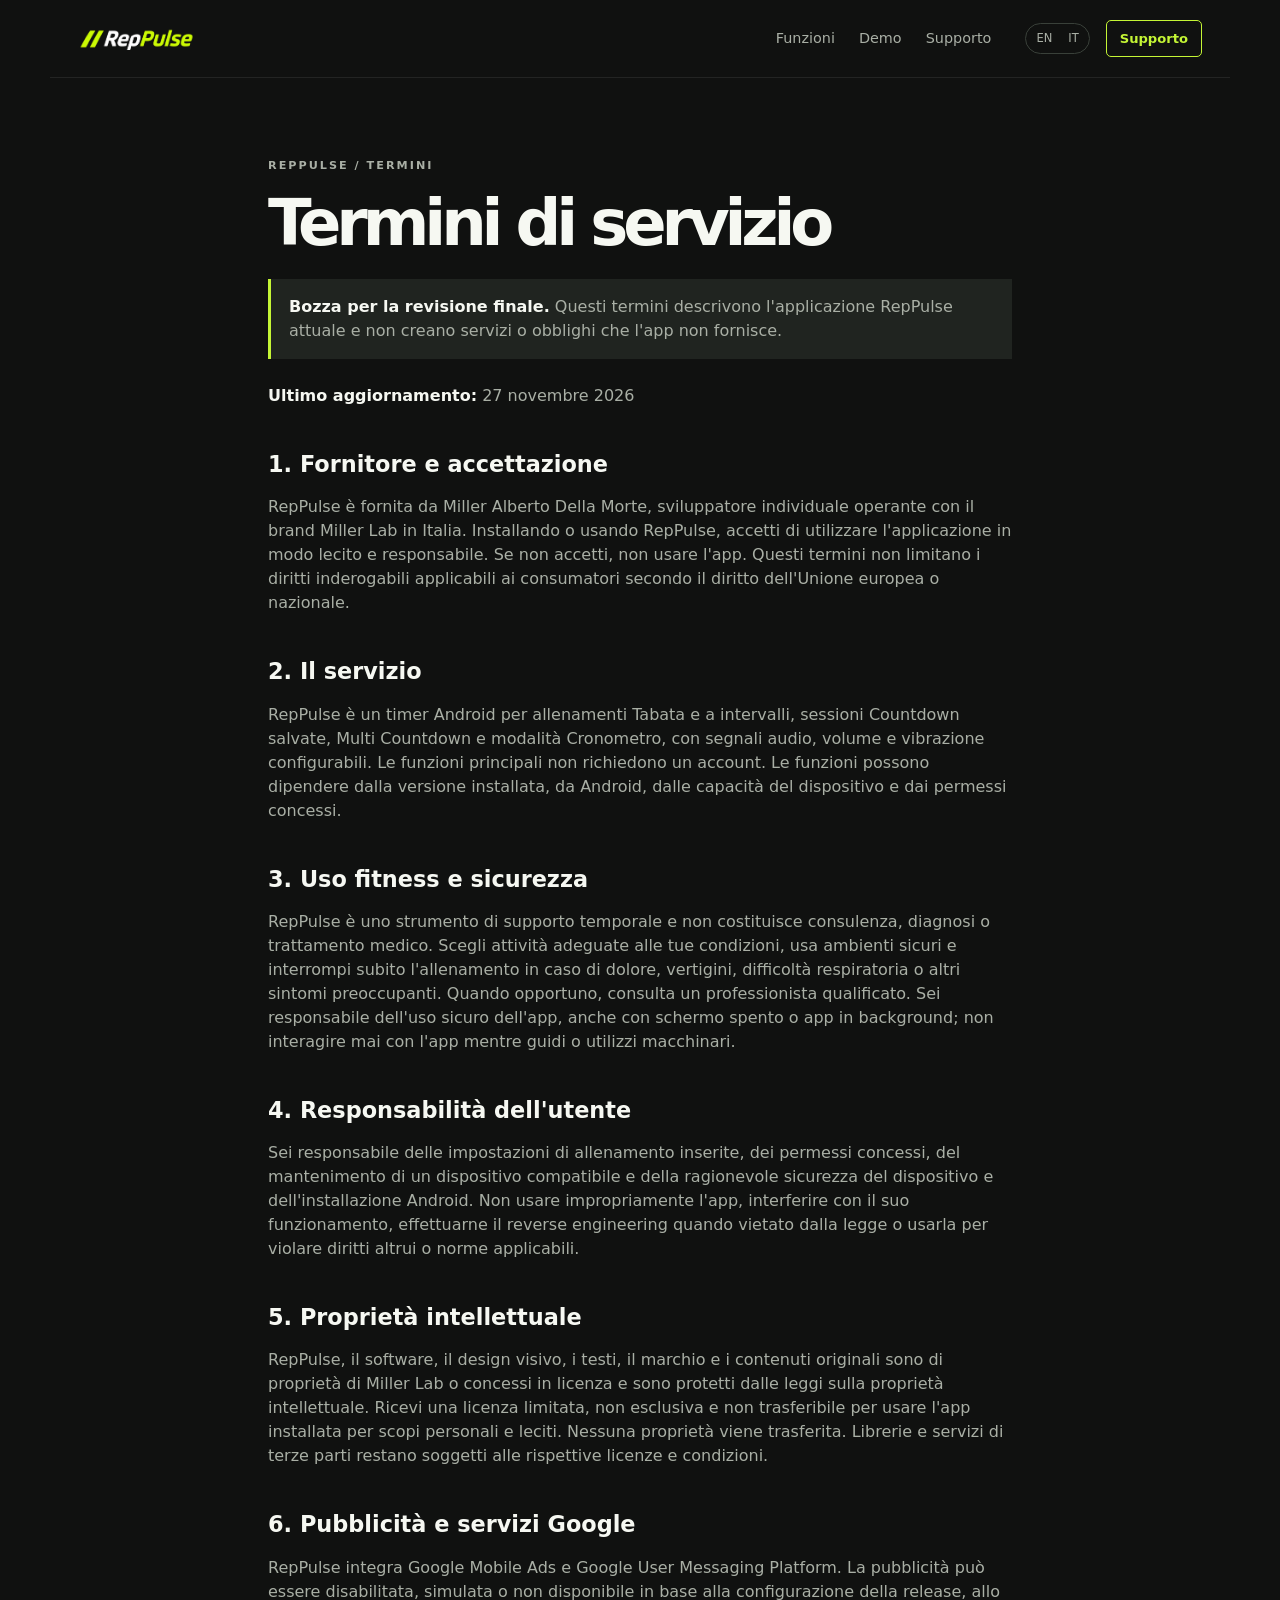
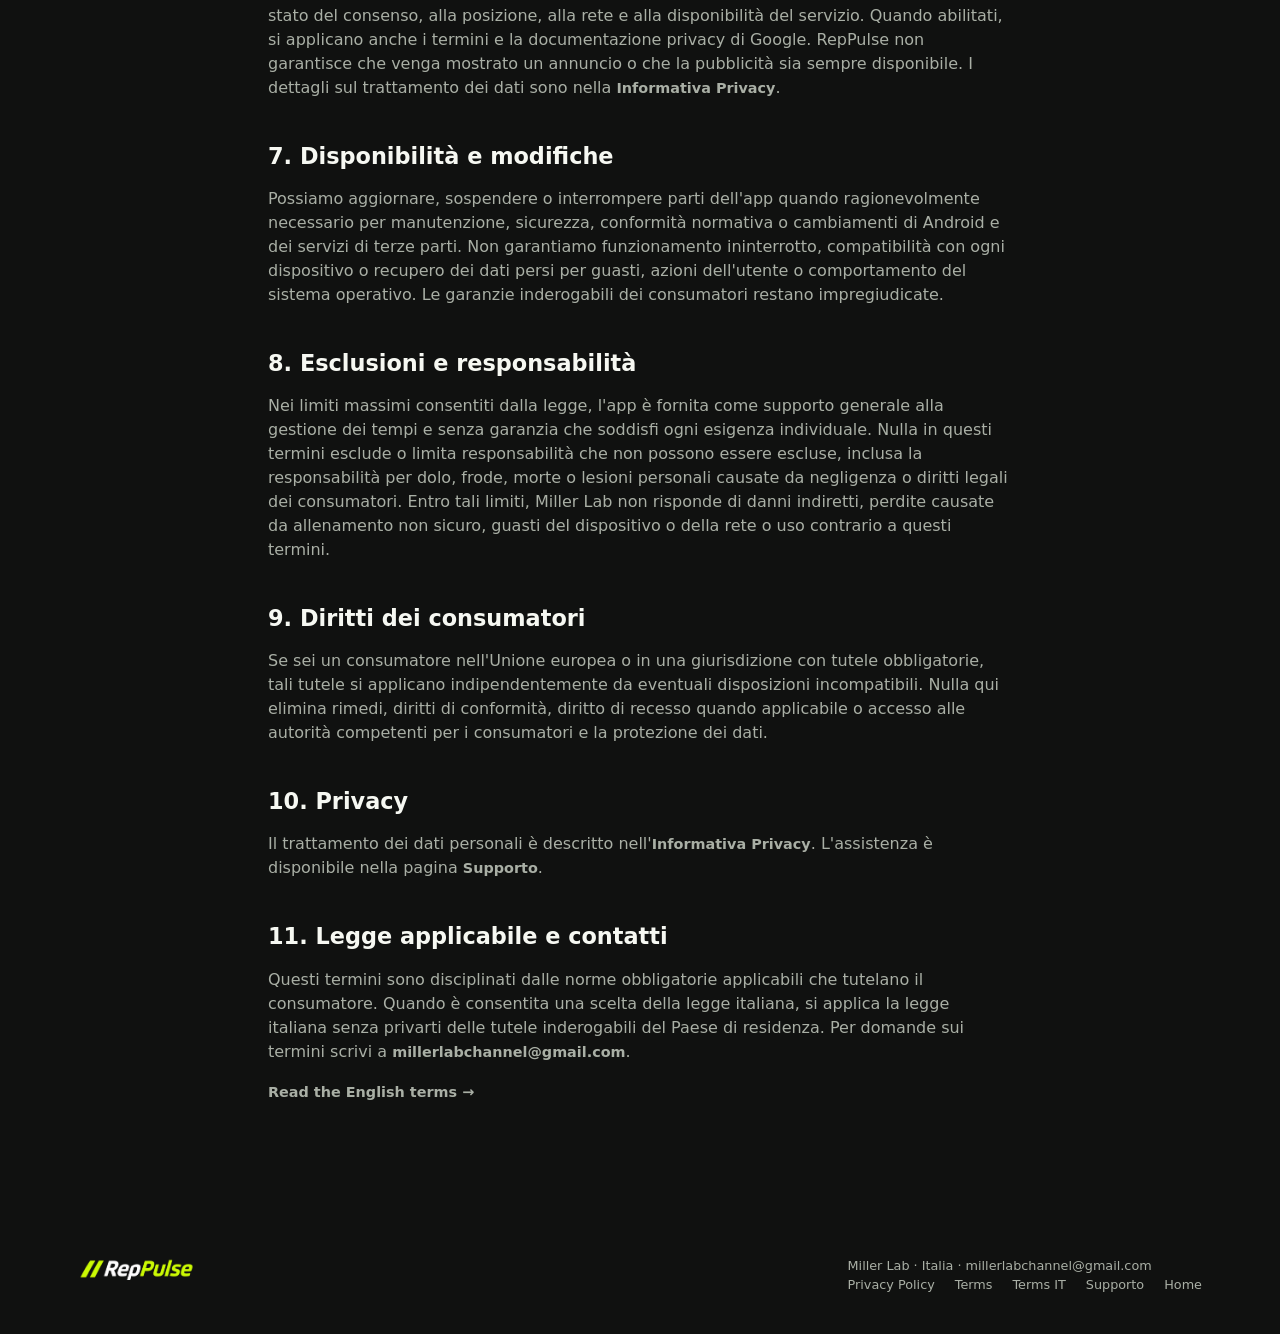
<file: terms-it.html>
<!doctype html>
<html lang="it">
<head><meta charset="utf-8"><meta name="viewport" content="width=device-width, initial-scale=1"><meta name="description" content="Termini di servizio di RepPulse."><title>Termini di servizio &mdash; RepPulse</title><link rel="icon" href="favicon.svg"><link rel="stylesheet" href="styles.css"></head>
<body><header class="site-header"><a class="brand" href="index.html"><span class="brand-mark">&#9687;</span><span>RepPulse</span></a><nav aria-label="Navigazione"><a href="index.html#features">Funzioni</a><a href="index.html#demo">Demo</a><a href="support.html">Supporto</a></nav><div class="header-actions"><div class="language"><a href="terms.html">EN</a><a href="terms-it.html">IT</a></div><a class="button button-small button-outline" href="support.html">Supporto</a><button class="menu-toggle" type="button" aria-label="Apri menu">&#9776;</button></div></header>
<main class="prose section-wrap"><p class="eyebrow">REPPULSE / TERMINI</p><h1>Termini di servizio</h1><p class="notice"><strong>Bozza per la revisione finale.</strong> Questi termini descrivono l&apos;applicazione RepPulse attuale e non creano servizi o obblighi che l&apos;app non fornisce.</p><p><strong>Ultimo aggiornamento:</strong> 27 novembre 2026</p>
<h2>1. Fornitore e accettazione</h2><p>RepPulse è fornita da Miller Alberto Della Morte, sviluppatore individuale operante con il brand Miller Lab in Italia. Installando o usando RepPulse, accetti di utilizzare l&apos;applicazione in modo lecito e responsabile. Se non accetti, non usare l&apos;app. Questi termini non limitano i diritti inderogabili applicabili ai consumatori secondo il diritto dell&apos;Unione europea o nazionale.</p>
<h2>2. Il servizio</h2><p>RepPulse è un timer Android per allenamenti Tabata e a intervalli, sessioni Countdown salvate, Multi Countdown e modalità Cronometro, con segnali audio, volume e vibrazione configurabili. Le funzioni principali non richiedono un account. Le funzioni possono dipendere dalla versione installata, da Android, dalle capacità del dispositivo e dai permessi concessi.</p>
<h2>3. Uso fitness e sicurezza</h2><p>RepPulse è uno strumento di supporto temporale e non costituisce consulenza, diagnosi o trattamento medico. Scegli attività adeguate alle tue condizioni, usa ambienti sicuri e interrompi subito l&apos;allenamento in caso di dolore, vertigini, difficoltà respiratoria o altri sintomi preoccupanti. Quando opportuno, consulta un professionista qualificato. Sei responsabile dell&apos;uso sicuro dell&apos;app, anche con schermo spento o app in background; non interagire mai con l&apos;app mentre guidi o utilizzi macchinari.</p>
<h2>4. Responsabilità dell&apos;utente</h2><p>Sei responsabile delle impostazioni di allenamento inserite, dei permessi concessi, del mantenimento di un dispositivo compatibile e della ragionevole sicurezza del dispositivo e dell&apos;installazione Android. Non usare impropriamente l&apos;app, interferire con il suo funzionamento, effettuarne il reverse engineering quando vietato dalla legge o usarla per violare diritti altrui o norme applicabili.</p>
<h2>5. Proprietà intellettuale</h2><p>RepPulse, il software, il design visivo, i testi, il marchio e i contenuti originali sono di proprietà di Miller Lab o concessi in licenza e sono protetti dalle leggi sulla proprietà intellettuale. Ricevi una licenza limitata, non esclusiva e non trasferibile per usare l&apos;app installata per scopi personali e leciti. Nessuna proprietà viene trasferita. Librerie e servizi di terze parti restano soggetti alle rispettive licenze e condizioni.</p>
<h2>6. Pubblicità e servizi Google</h2><p>RepPulse integra Google Mobile Ads e Google User Messaging Platform. La pubblicità può essere disabilitata, simulata o non disponibile in base alla configurazione della release, allo stato del consenso, alla posizione, alla rete e alla disponibilità del servizio. Quando abilitati, si applicano anche i termini e la documentazione privacy di Google. RepPulse non garantisce che venga mostrato un annuncio o che la pubblicità sia sempre disponibile. I dettagli sul trattamento dei dati sono nella <a class="text-link" href="privacy-it.html">Informativa Privacy</a>.</p>
<h2>7. Disponibilità e modifiche</h2><p>Possiamo aggiornare, sospendere o interrompere parti dell&apos;app quando ragionevolmente necessario per manutenzione, sicurezza, conformità normativa o cambiamenti di Android e dei servizi di terze parti. Non garantiamo funzionamento ininterrotto, compatibilità con ogni dispositivo o recupero dei dati persi per guasti, azioni dell&apos;utente o comportamento del sistema operativo. Le garanzie inderogabili dei consumatori restano impregiudicate.</p>
<h2>8. Esclusioni e responsabilità</h2><p>Nei limiti massimi consentiti dalla legge, l&apos;app è fornita come supporto generale alla gestione dei tempi e senza garanzia che soddisfi ogni esigenza individuale. Nulla in questi termini esclude o limita responsabilità che non possono essere escluse, inclusa la responsabilità per dolo, frode, morte o lesioni personali causate da negligenza o diritti legali dei consumatori. Entro tali limiti, Miller Lab non risponde di danni indiretti, perdite causate da allenamento non sicuro, guasti del dispositivo o della rete o uso contrario a questi termini.</p>
<h2>9. Diritti dei consumatori</h2><p>Se sei un consumatore nell&apos;Unione europea o in una giurisdizione con tutele obbligatorie, tali tutele si applicano indipendentemente da eventuali disposizioni incompatibili. Nulla qui elimina rimedi, diritti di conformità, diritto di recesso quando applicabile o accesso alle autorità competenti per i consumatori e la protezione dei dati.</p>
<h2>10. Privacy</h2><p>Il trattamento dei dati personali è descritto nell&apos;<a class="text-link" href="privacy-it.html">Informativa Privacy</a>. L&apos;assistenza è disponibile nella pagina <a class="text-link" href="support.html">Supporto</a>.</p>
<h2>11. Legge applicabile e contatti</h2><p>Questi termini sono disciplinati dalle norme obbligatorie applicabili che tutelano il consumatore. Quando è consentita una scelta della legge italiana, si applica la legge italiana senza privarti delle tutele inderogabili del Paese di residenza. Per domande sui termini scrivi a <a class="text-link" href="mailto:millerlabchannel@gmail.com">millerlabchannel@gmail.com</a>.</p>
<p><a class="text-link" href="terms.html">Read the English terms &rarr;</a></p></main>
<footer class="site-footer section-wrap"><a class="brand" href="index.html"><span class="brand-mark">&#9687;</span><span>RepPulse</span></a><div><p>Miller Lab &middot; Italia &middot; <a href="mailto:millerlabchannel@gmail.com">millerlabchannel@gmail.com</a></p><div class="footer-links"><a href="privacy.html">Privacy Policy</a><a href="terms.html">Terms</a><a href="terms-it.html">Terms IT</a><a href="support.html">Supporto</a><a href="index.html">Home</a></div></div></footer><script src="config/site-config.js"></script><script src="script.js?v=terms-20261127"></script></body></html>
</file>
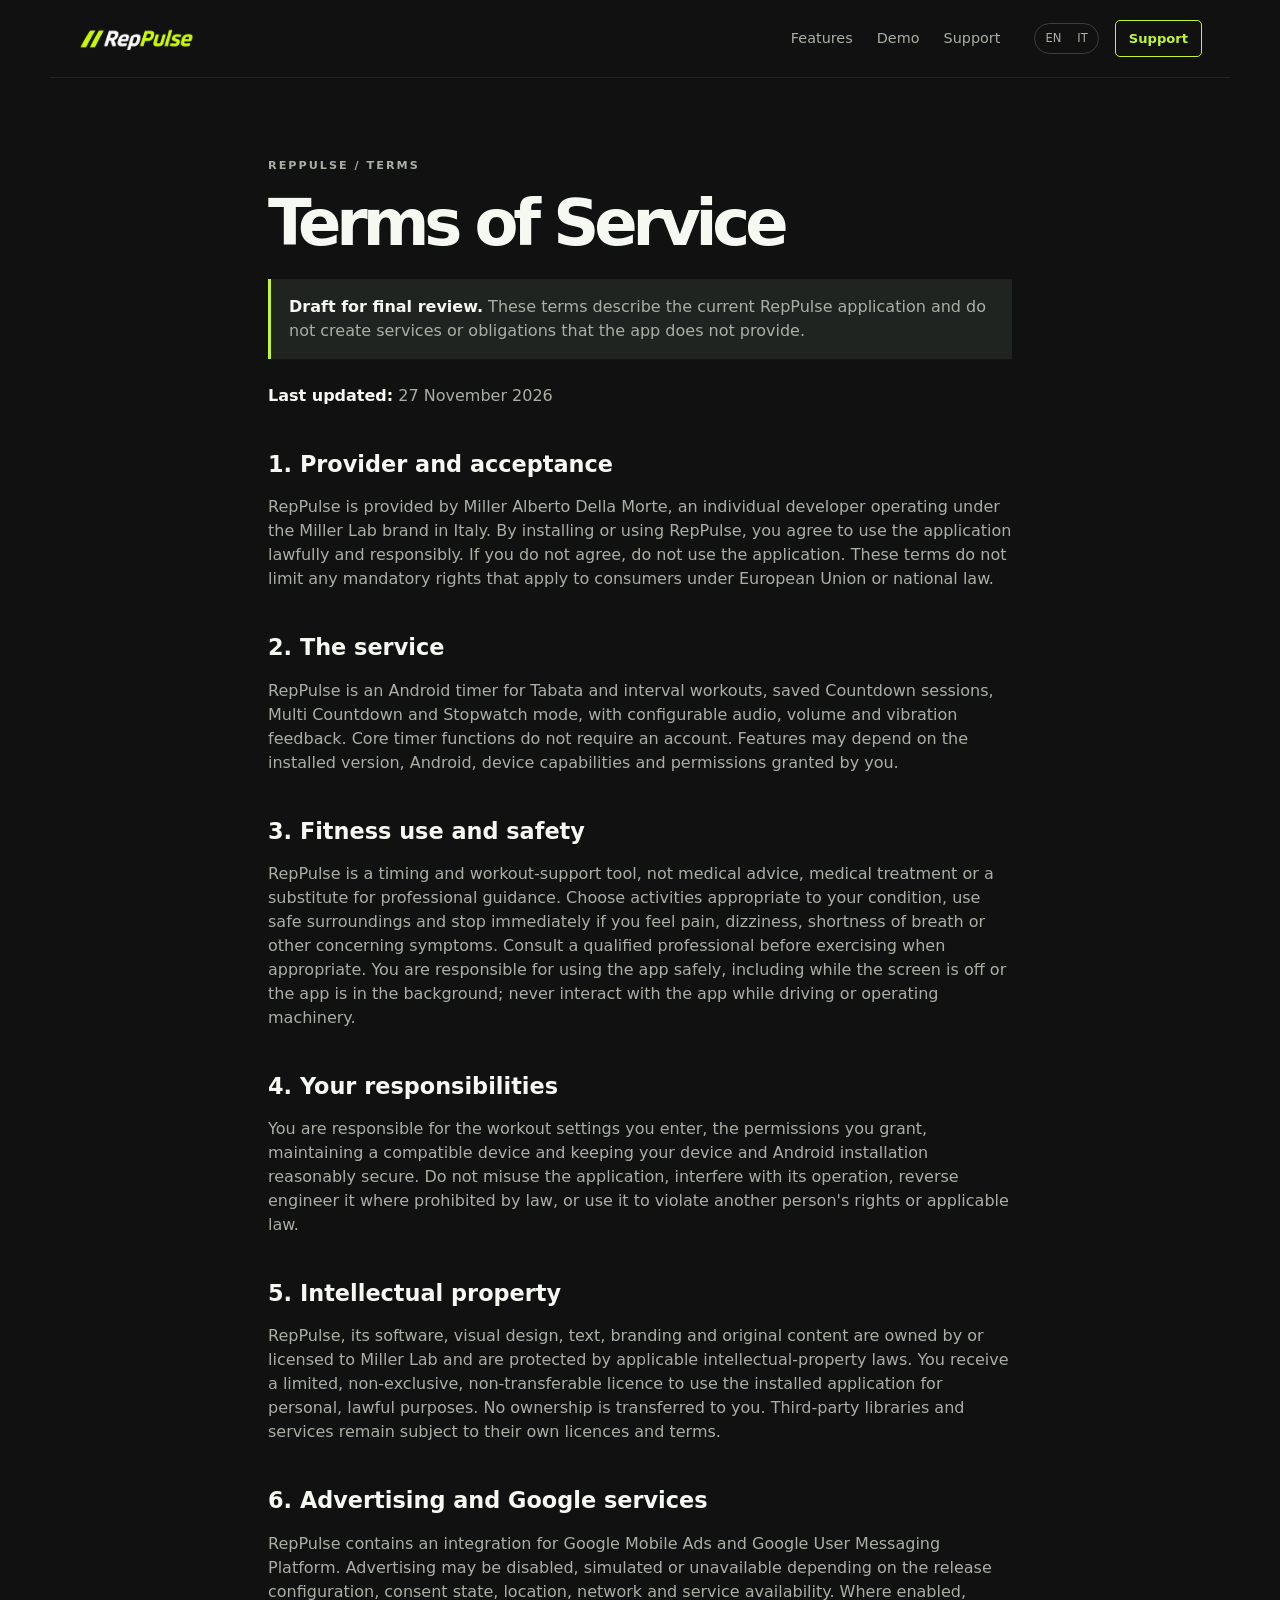
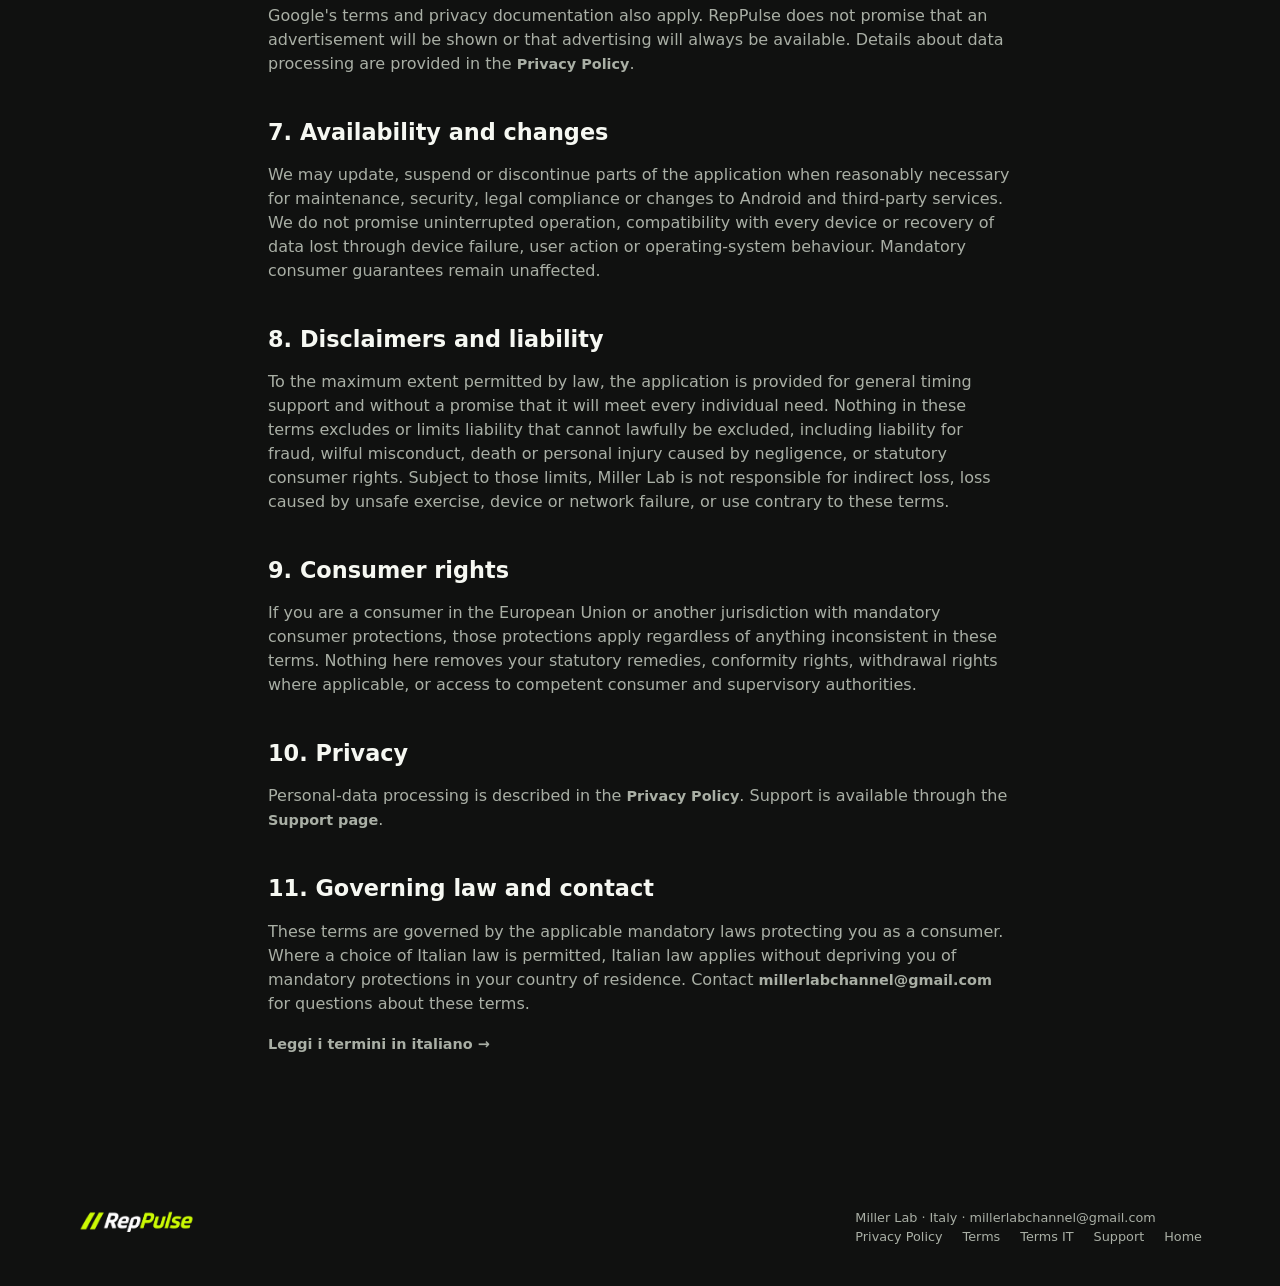
<file: terms.html>
<!doctype html>
<html lang="en">
<head><meta charset="utf-8"><meta name="viewport" content="width=device-width, initial-scale=1"><meta name="description" content="RepPulse terms of service."><title>Terms of Service &mdash; RepPulse</title><link rel="icon" href="favicon.svg"><link rel="stylesheet" href="styles.css"></head>
<body><header class="site-header"><a class="brand" href="index.html"><span class="brand-mark">&#9687;</span><span>RepPulse</span></a><nav aria-label="Primary"><a href="index.html#features">Features</a><a href="index.html#demo">Demo</a><a href="support.html">Support</a></nav><div class="header-actions"><div class="language"><a href="terms.html">EN</a><a href="terms-it.html">IT</a></div><a class="button button-small button-outline" href="support.html">Support</a><button class="menu-toggle" type="button" aria-label="Open menu">&#9776;</button></div></header>
<main class="prose section-wrap"><p class="eyebrow">REPPULSE / TERMS</p><h1>Terms of Service</h1><p class="notice"><strong>Draft for final review.</strong> These terms describe the current RepPulse application and do not create services or obligations that the app does not provide.</p><p><strong>Last updated:</strong> 27 November 2026</p>
<h2>1. Provider and acceptance</h2><p>RepPulse is provided by Miller Alberto Della Morte, an individual developer operating under the Miller Lab brand in Italy. By installing or using RepPulse, you agree to use the application lawfully and responsibly. If you do not agree, do not use the application. These terms do not limit any mandatory rights that apply to consumers under European Union or national law.</p>
<h2>2. The service</h2><p>RepPulse is an Android timer for Tabata and interval workouts, saved Countdown sessions, Multi Countdown and Stopwatch mode, with configurable audio, volume and vibration feedback. Core timer functions do not require an account. Features may depend on the installed version, Android, device capabilities and permissions granted by you.</p>
<h2>3. Fitness use and safety</h2><p>RepPulse is a timing and workout-support tool, not medical advice, medical treatment or a substitute for professional guidance. Choose activities appropriate to your condition, use safe surroundings and stop immediately if you feel pain, dizziness, shortness of breath or other concerning symptoms. Consult a qualified professional before exercising when appropriate. You are responsible for using the app safely, including while the screen is off or the app is in the background; never interact with the app while driving or operating machinery.</p>
<h2>4. Your responsibilities</h2><p>You are responsible for the workout settings you enter, the permissions you grant, maintaining a compatible device and keeping your device and Android installation reasonably secure. Do not misuse the application, interfere with its operation, reverse engineer it where prohibited by law, or use it to violate another person&apos;s rights or applicable law.</p>
<h2>5. Intellectual property</h2><p>RepPulse, its software, visual design, text, branding and original content are owned by or licensed to Miller Lab and are protected by applicable intellectual-property laws. You receive a limited, non-exclusive, non-transferable licence to use the installed application for personal, lawful purposes. No ownership is transferred to you. Third-party libraries and services remain subject to their own licences and terms.</p>
<h2>6. Advertising and Google services</h2><p>RepPulse contains an integration for Google Mobile Ads and Google User Messaging Platform. Advertising may be disabled, simulated or unavailable depending on the release configuration, consent state, location, network and service availability. Where enabled, Google&apos;s terms and privacy documentation also apply. RepPulse does not promise that an advertisement will be shown or that advertising will always be available. Details about data processing are provided in the <a class="text-link" href="privacy.html">Privacy Policy</a>.</p>
<h2>7. Availability and changes</h2><p>We may update, suspend or discontinue parts of the application when reasonably necessary for maintenance, security, legal compliance or changes to Android and third-party services. We do not promise uninterrupted operation, compatibility with every device or recovery of data lost through device failure, user action or operating-system behaviour. Mandatory consumer guarantees remain unaffected.</p>
<h2>8. Disclaimers and liability</h2><p>To the maximum extent permitted by law, the application is provided for general timing support and without a promise that it will meet every individual need. Nothing in these terms excludes or limits liability that cannot lawfully be excluded, including liability for fraud, wilful misconduct, death or personal injury caused by negligence, or statutory consumer rights. Subject to those limits, Miller Lab is not responsible for indirect loss, loss caused by unsafe exercise, device or network failure, or use contrary to these terms.</p>
<h2>9. Consumer rights</h2><p>If you are a consumer in the European Union or another jurisdiction with mandatory consumer protections, those protections apply regardless of anything inconsistent in these terms. Nothing here removes your statutory remedies, conformity rights, withdrawal rights where applicable, or access to competent consumer and supervisory authorities.</p>
<h2>10. Privacy</h2><p>Personal-data processing is described in the <a class="text-link" href="privacy.html">Privacy Policy</a>. Support is available through the <a class="text-link" href="support.html">Support page</a>.</p>
<h2>11. Governing law and contact</h2><p>These terms are governed by the applicable mandatory laws protecting you as a consumer. Where a choice of Italian law is permitted, Italian law applies without depriving you of mandatory protections in your country of residence. Contact <a class="text-link" href="mailto:millerlabchannel@gmail.com">millerlabchannel@gmail.com</a> for questions about these terms.</p>
<p><a class="text-link" href="terms-it.html">Leggi i termini in italiano &rarr;</a></p></main>
<footer class="site-footer section-wrap"><a class="brand" href="index.html"><span class="brand-mark">&#9687;</span><span>RepPulse</span></a><div><p>Miller Lab &middot; Italy &middot; <a href="mailto:millerlabchannel@gmail.com">millerlabchannel@gmail.com</a></p><div class="footer-links"><a href="privacy.html">Privacy Policy</a><a href="terms.html">Terms</a><a href="terms-it.html">Terms IT</a><a href="support.html">Support</a><a href="index.html">Home</a></div></div></footer><script src="config/site-config.js"></script><script src="script.js?v=terms-20261127"></script></body></html>
</file>
<file: styles.css>
:root{--ink:#101110;--panel:#202420;--lime:#c4f535;--muted:#a9afa5;--line:#394039;--white:#f6f8f2;--max:1180px}*{box-sizing:border-box}html{scroll-behavior:smooth}body{margin:0;background:var(--ink);color:var(--white);font-family:Inter,ui-sans-serif,system-ui,-apple-system,BlinkMacSystemFont,"Segoe UI",sans-serif;line-height:1.5}a{color:inherit;text-decoration:none}button{font:inherit}.section-wrap{max-width:var(--max);margin:0 auto;padding-left:28px;padding-right:28px}.site-header{height:78px;display:flex;align-items:center;gap:34px;max-width:var(--max);margin:auto;padding:0 28px;border-bottom:1px solid rgba(255,255,255,.08)}.brand{display:flex;align-items:center;gap:10px;font-weight:800;letter-spacing:-.03em;font-size:1.05rem;white-space:nowrap}.brand-mark{color:var(--lime);font-size:1.8rem;line-height:1}.site-header nav{display:flex;gap:24px;margin-left:auto;color:var(--muted);font-size:.9rem}.site-header nav a:hover,.footer-links a:hover,.text-link:hover{color:var(--lime)}.header-actions{display:flex;align-items:center;gap:16px}.language{display:flex;border:1px solid var(--line);border-radius:999px;padding:2px}.language button{border:0;background:transparent;color:var(--muted);border-radius:999px;padding:4px 8px;font-size:.72rem;cursor:pointer}.language button.active{background:var(--lime);color:var(--ink)}.button{display:inline-flex;align-items:center;justify-content:center;border:1px solid var(--lime);background:var(--lime);color:var(--ink);font-weight:800;padding:13px 20px;border-radius:5px;cursor:pointer;transition:transform .2s,background .2s}.button:hover{transform:translateY(-2px)}.button-small{padding:8px 13px;font-size:.82rem}.button-outline{background:transparent;color:var(--lime)}.button-dark{background:transparent;border-color:var(--line);color:var(--white)}.button[aria-disabled="true"]{opacity:.45;cursor:not-allowed;transform:none}.hero{min-height:660px;display:grid;grid-template-columns:1.05fr .95fr;align-items:center;gap:64px;padding-top:70px;padding-bottom:70px}.eyebrow{font-size:.7rem;letter-spacing:.18em;color:var(--lime);font-weight:800;margin:0 0 18px}.hero h1{font-size:clamp(3.4rem,7vw,7.1rem);line-height:.93;letter-spacing:-.085em;margin:0}.hero h1 span{color:var(--lime)}.hero-lede{font-size:1.2rem;color:var(--muted);max-width:460px;margin:28px 0}.hero-actions{display:flex;align-items:center;gap:22px;flex-wrap:wrap}.text-link{color:var(--muted);font-weight:700;font-size:.9rem}.availability,.visual-note{color:#7f887d;font-size:.72rem;letter-spacing:.05em}.hero-visual{text-align:center}.phone-shell{width:270px;height:530px;margin:auto;padding:12px;border:5px solid #4f574c;border-radius:37px;background:#090a09;box-shadow:20px 25px 0 rgba(196,245,53,.12),0 20px 70px rgba(0,0,0,.45);transform:rotate(3deg)}.phone-speaker{width:58px;height:5px;background:#4f574c;border-radius:99px;margin:0 auto 9px}.phone-screen{height:calc(100% - 14px);border-radius:24px;background:var(--panel);padding:22px 18px;display:flex;flex-direction:column;align-items:center}.phone-top{width:100%;display:flex;justify-content:space-between;font-size:.55rem;letter-spacing:.12em;color:var(--muted)}.phone-kicker{font-size:.55rem;color:var(--muted);letter-spacing:.08em;margin-top:60px}.phone-clock{font-variant-numeric:tabular-nums;font-size:4rem;letter-spacing:-.08em;font-weight:800;margin:16px 0 3px}.phone-phase{color:var(--lime);font-weight:800;letter-spacing:.2em}.phone-line{width:100%;height:3px;background:#40473d;margin-top:55px}.phone-line span{display:block;width:52%;height:100%;background:var(--lime)}.phone-next{margin-top:auto;width:100%;display:flex;justify-content:space-between;align-items:end}.phone-next small{color:var(--muted);font-size:.55rem;letter-spacing:.12em}.phone-next strong{font-size:1.3rem}.phone-button{margin-top:20px;width:100%;border:1px solid #4a5145;padding:11px;border-radius:4px;color:var(--muted);font-weight:800;font-size:.75rem}.section-block{padding-top:90px;padding-bottom:90px}.section-heading{max-width:720px}.section-heading h2,.closing h2{font-size:clamp(2.2rem,4.8vw,4.5rem);line-height:.98;letter-spacing:-.07em;margin:0 0 18px}.section-heading>p:not(.eyebrow){color:var(--muted);max-width:580px}.feature-grid{display:grid;grid-template-columns:repeat(4,1fr);gap:18px;margin-top:52px}.feature-grid article{border-top:1px solid var(--line);padding-top:18px}.feature-number{color:var(--lime);font-size:.72rem;font-weight:800}.feature-grid h3{font-size:1.25rem;margin:42px 0 10px;letter-spacing:-.03em}.feature-grid p{color:var(--muted);font-size:.92rem;margin:0}.demo-section{background:var(--panel);max-width:none;padding-left:max(28px,calc((100% - var(--max))/2 + 28px));padding-right:max(28px,calc((100% - var(--max))/2 + 28px))}.demo-card{max-width:var(--max);margin-top:44px;display:grid;grid-template-columns:1fr 270px;border:1px solid var(--line);border-radius:10px;overflow:hidden;background:#171a17}.demo-main{padding:38px 42px;text-align:center}.phase-chip{display:inline-block;color:var(--lime);font-size:.72rem;letter-spacing:.15em;font-weight:800}.demo-timer{width:210px;height:210px;position:relative;margin:16px auto}.demo-timer svg{width:100%;height:100%;transform:rotate(-90deg)}.demo-timer circle{fill:none;stroke-width:7}.ring-track{stroke:#3a4138}.ring-progress{stroke:var(--lime);stroke-linecap:round;stroke-dasharray:351.86;stroke-dashoffset:0;transition:stroke-dashoffset .15s}.demo-timer strong{position:absolute;inset:0;display:grid;place-items:center;font-size:3.2rem;letter-spacing:-.08em;font-variant-numeric:tabular-nums}.demo-status{color:var(--muted);min-height:24px}.demo-controls{display:flex;justify-content:center;gap:10px;flex-wrap:wrap}.demo-side{border-left:1px solid var(--line);padding:35px 28px;display:flex;flex-direction:column;justify-content:center;gap:30px}.demo-side p{margin:0}.demo-side span{display:block;color:var(--muted);font-size:.65rem;letter-spacing:.15em}.demo-side strong{display:block;font-size:1.35rem;margin-top:4px}.gallery-grid{display:grid;grid-template-columns:repeat(3,1fr);gap:18px;margin-top:46px}.gallery-grid figure{margin:0;background:var(--panel);border-radius:8px;overflow:hidden}.gallery-grid img{display:block;width:100%;height:360px;object-fit:cover;object-position:top}.gallery-grid figcaption{padding:14px 16px;color:var(--muted);font-size:.78rem}.closing{max-width:none;text-align:center;border-top:1px solid var(--line);border-bottom:1px solid var(--line);padding-top:105px;padding-bottom:105px}.closing .button{margin-top:18px}.site-footer{display:flex;justify-content:space-between;gap:30px;padding-top:34px;padding-bottom:40px;color:var(--muted);font-size:.8rem}.site-footer p{margin:12px 0 0}.footer-links{display:flex;gap:20px;align-items:flex-start;flex-wrap:wrap}.prose{max-width:800px;padding-top:80px;padding-bottom:90px}.prose h1{font-size:clamp(2.8rem,6vw,5.6rem);line-height:.96;letter-spacing:-.08em;margin:0 0 25px}.prose h2{margin-top:44px;font-size:1.4rem}.prose p,.prose li{color:var(--muted)}.prose strong{color:var(--white)}.notice{border-left:3px solid var(--lime);background:var(--panel);padding:16px 18px;color:var(--muted);margin:25px 0}.faq{border-top:1px solid var(--line);padding:20px 0}.faq h2{margin:0 0 8px}.placeholder{color:var(--lime)}@media(max-width:820px){.site-header{height:auto;min-height:74px;flex-wrap:wrap;padding-top:15px;padding-bottom:15px;gap:16px}.site-header nav{order:3;width:100%;overflow:auto;margin-left:0;gap:18px}.header-actions{margin-left:auto}.hero{grid-template-columns:1fr;gap:45px;padding-top:58px}.hero-visual{order:-1}.phone-shell{width:220px;height:430px}.phone-kicker{margin-top:40px}.phone-clock{font-size:3.1rem}.feature-grid{grid-template-columns:repeat(2,1fr)}.demo-card{grid-template-columns:1fr}.demo-side{border-left:0;border-top:1px solid var(--line);display:grid;grid-template-columns:repeat(3,1fr);gap:15px}.gallery-grid{grid-template-columns:1fr 1fr}.gallery-grid img{height:270px}.site-footer{flex-direction:column}}@media(max-width:500px){.section-wrap{padding-left:20px;padding-right:20px}.site-header{padding-left:20px;padding-right:20px}.site-header nav{font-size:.82rem}.header-actions{gap:8px}.header-actions .button{display:none}.hero{min-height:auto;padding-top:48px;padding-bottom:65px}.hero h1{font-size:3.5rem}.hero-lede{font-size:1rem}.section-block{padding-top:65px;padding-bottom:65px}.section-heading h2,.closing h2{font-size:2.55rem}.feature-grid,.gallery-grid{grid-template-columns:1fr}.gallery-grid img{height:auto;max-height:420px}.demo-section{padding-left:20px;padding-right:20px}.demo-main{padding:30px 18px}.demo-side{padding:24px 18px}.demo-timer{width:185px;height:185px}.demo-timer strong{font-size:2.7rem}.prose{padding-top:50px}.phone-shell{transform:rotate(0)}}@media(prefers-reduced-motion:reduce){html{scroll-behavior:auto}*,*:before,*:after{transition:none!important;animation:none!important}}
</file>
